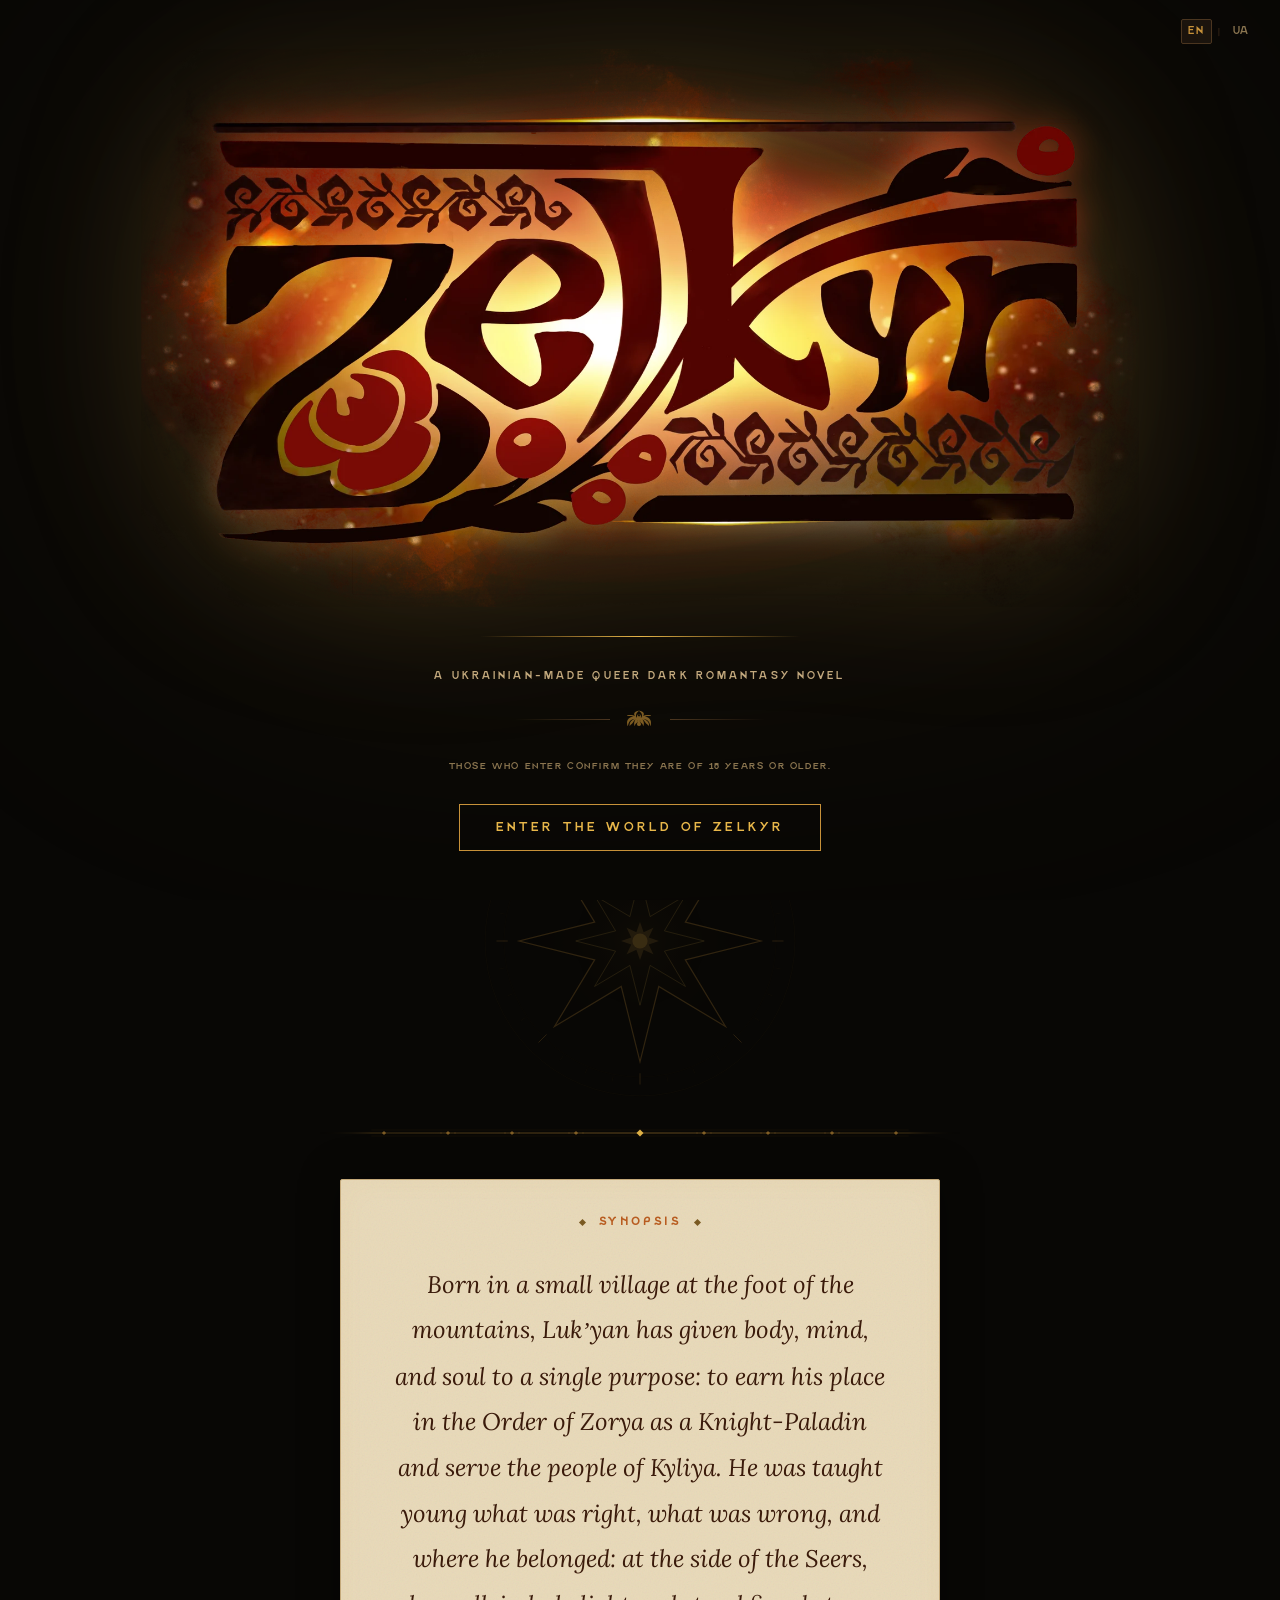
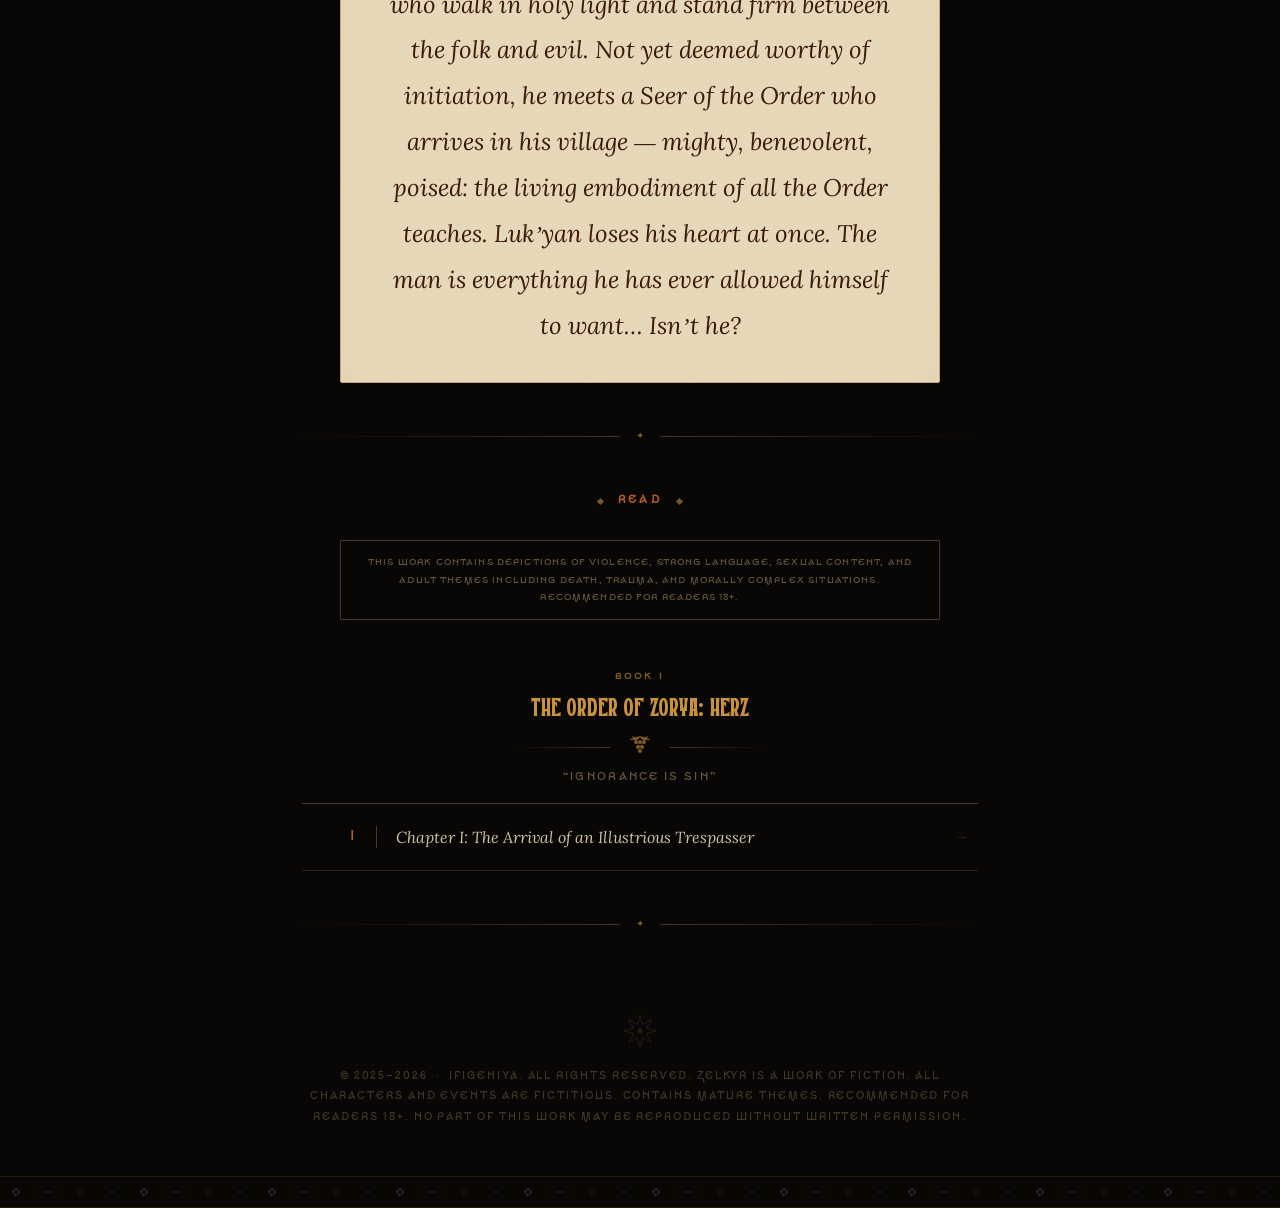
<file: index.html>
<!DOCTYPE html>

<!--
  "Zelkyr" — www.zelkyr.com
  Built by Ifigeniya
  Last updated: 09/02/2026
  All rights reserved
-->

<html lang="en">
<head>
  <meta charset="UTF-8" />
  <meta name="viewport" content="width=device-width, initial-scale=1.0" />
  <meta name="description" content="What appears under the site name in Google search results" />
  <title>Zelkyr</title>
  <link rel="stylesheet" href="style.css" />
  <link rel="icon" type="image/x-icon" href="favicon.ico">
  <link rel="icon" type="image/png" sizes="32x32" href="favicon-32x32.png">
  <link rel="icon" type="image/png" sizes="16x16" href="favicon-16x16.png">
  <link rel="apple-touch-icon" sizes="180x180" href="apple-touch-icon.png">
  <link rel="manifest" href="site.webmanifest">

  <style>
    #mute-btn {
      position: fixed;
      bottom: 1.8rem;
      right: 2rem;
      z-index: 300;
      background: #12100c;
      border: 1px solid #4a3520;
      color: #6b5a3e;
      font-size: 1rem;
      width: 2.4rem;
      height: 2.4rem;
      border-radius: 50%;
      cursor: pointer;
      display: flex;
      align-items: center;
      justify-content: center;
      padding: 0;
      box-shadow: none;
      font-family: 'Segoe UI Symbol', 'Apple Color Emoji', 'Noto Music', sans-serif;
      transition: color 0.2s, border-color 0.2s, box-shadow 0.2s;
    }
    #mute-btn svg { display: block; margin: auto; }
    #mute-btn.playing {
      border-color: #c8923a;
      color: #e8b84a;
      box-shadow: 0 0 14px 3px #e8b84a88, 0 0 28px 6px #c8923a55;
    }
    #mute-btn:hover {
      color: #fff8d0;
      border-color: #e8b84a;
      box-shadow: 0 0 24px 6px #e8b84aaa, 0 0 48px 12px #c8923a66;
    }
  </style>

  <style id="splash-style">
    html.no-splash #splash {
      display: none !important;
    }

    #splash {
      position: fixed;
      inset: 0;
      z-index: 9999;
      background: #080705;
      display: flex;
      flex-direction: column;
      align-items: center;
      justify-content: center;
      gap: 1.8rem;
      padding: 2rem 1rem;
      overflow-y: auto;
      transition: opacity 1.2s ease;
    }

    #splash.hiding {
      opacity: 0;
      pointer-events: none;
    }

    .splash-title {
      text-align: center;
      padding: 0 1.5rem;
    }
    .splash-title img {
      display: block;
      margin: 0 auto;
      width: min(92vw, 1200px);
      max-height: 62vh;
      height: auto;
      object-fit: contain;
      filter: drop-shadow(0 0 80px #e8b84a44) drop-shadow(0 0 160px #c8923a22);
    }

    @media (max-height: 800px) {
      #splash { gap: 1.2rem; padding: 1.2rem 1rem; }
    }

    /* Mobile */
    @media (max-width: 640px) {
      #splash { padding: 2rem 0; }
      .splash-title { padding: 0; width: 100%; }
      .splash-title img {
        width: 100vw;
        max-height: 52vh;
      }
    }

    /* Header title image */
    .site-title img {
      display: block;
      width: min(76vw, 930px);
      max-width: none;
      height: auto;
      position: relative;
      left: 50%;
      transform: translateX(-50%);
    }

    .splash-rule {
      width: clamp(160px, 40vw, 320px);
      height: 1px;
      background: linear-gradient(to right, transparent, #7a5a22, #e8b84a, #7a5a22, transparent);
    }

    #splash-btn {
      font-family: var(--font-ui);
      font-size: 0.75rem;
      letter-spacing: 0.35em;
      text-transform: uppercase;
      color: #e8b84a;
      background: none;
      border: 1px solid #c8923a;
      padding: 0.9rem 2.2rem;
      cursor: pointer;
      transition: color 0.3s, border-color 0.3s, box-shadow 0.3s;
      animation: splashPulse 2.5s ease-in-out infinite;
    }

    #splash-btn:hover {
      color: #e8b84a;
      border-color: #c8923a;
      box-shadow: 0 0 20px #c8923a33;
      animation: none;
    }

    @keyframes splashPulse {
      0%, 100% {
        color: #c8923a;
        border-color: #7a5a22;
        box-shadow: 0 0 6px #c8923a22;
        text-shadow: none;
      }
      50% {
        color: #e8b84a;
        border-color: #c8923a;
        box-shadow: 0 0 24px #e8b84a99, 0 0 48px #c8923a55;
        text-shadow: 0 0 16px #e8b84a99;
      }
    }

    .splash-age {
      font-family: var(--font-ui);
      font-size: 0.55rem;
      letter-spacing: 0.18em;
      text-transform: uppercase;
      color: #8a7550;
      text-align: center;
      padding: 0 1.5rem;
    }


    .splash-lang {
      display: flex;
      align-items: center;
      gap: 0.4rem;
      position: absolute;
      top: 1.2rem;
      right: 1.5rem;
    }
    .splash-lang-btn {
      background: none;
      border: none;
      cursor: pointer;
      font-family: var(--font-ui);
      font-size: 0.6rem;
      letter-spacing: 0.15em;
      text-transform: uppercase;
      color: #8a7550;
      padding: 0.3rem 0.4rem;
      border-radius: 2px;
      transition: color 0.2s;
    }
    .splash-lang-btn.active {
      color: #c8923a;
      border: 1px solid #4a3520;
      background: #1a130d;
    }
    .splash-lang-btn:hover:not(.active) { color: #cfc0a0; }
    .splash-lang-sep { color: #4a3520; font-size: 0.5rem; }

    .splash-subtitle {
      font-family: var(--font-ui);
      font-size: 0.65rem;
      letter-spacing: 0.3em;
      text-transform: uppercase;
      color: #c2aa80;
      text-align: center;
    }


    .splash-subtitle::after {
      content: '*кучерявка*';
      display: block;
      width: 250px;
      margin: 1.5rem auto 0;
      font-family: 'Tsybulka', serif;
      font-size: 1.25rem;
      letter-spacing: 0;
      line-height: 1;
      text-transform: none;
      text-align: center;
      color: #7a5a22;
      background:
        linear-gradient(to right, transparent, #4a3520) 0 50% / 95px 1px no-repeat,
        linear-gradient(to left,  transparent, #4a3520) 100% 50% / 95px 1px no-repeat;
    }
  </style>
  <script>
    try {
      if (sessionStorage.getItem('zelkyr-entered')) {
        document.documentElement.classList.add('no-splash');
      }
    } catch (e) {}
  </script>
  <!-- Google Analytics -->
  <script async src="https://www.googletagmanager.com/gtag/js?id=G-04HKWR5P71"></script>
  <script>
    window.dataLayer = window.dataLayer || [];
    function gtag(){dataLayer.push(arguments);}
    gtag('js', new Date());
    gtag('config', 'G-04HKWR5P71');
  </script>

  <style id="lang-style">
    #lang-toggle {
      display: flex;
      align-items: center;
      gap: 0.3rem;
      position: fixed;
      top: 1rem;
      right: 1.5rem;
      z-index: 400;
    }
    .lang-btn {
      background: none;
      border: none;
      cursor: pointer;
      font-family: var(--font-heading);
      font-size: 0.6rem;
      letter-spacing: 0.15em;
      text-transform: uppercase;
      padding: 0.3rem 0.4rem;
      border-radius: 2px;
      transition: color 0.2s, background 0.2s;
      color: var(--muted);
    }
    .lang-btn.active {
      color: var(--gold);
      background: #1a130d;
      border: 1px solid var(--border2);
    }
    .lang-btn:hover:not(.active) { color: var(--text); }
    .lang-sep { color: var(--border2); font-size: 0.5rem; }
  </style>

  <style id="content-warning-style">
    .content-warning {
      max-width: 600px;
      margin: 0 auto 2rem;
      padding: 0.8rem 1.2rem;
      border: 1px solid var(--border2);
      font-family: var(--font-heading);
      font-size: 0.6rem;
      letter-spacing: 0.12em;
      line-height: 1.8;
      color: var(--muted);
      text-transform: uppercase;
      text-align: center;
    }
  </style>
</head>
<body>

  <!-- Splash screen -->
  <div id="splash" style="display:flex">
    <div class="splash-lang">
      <button class="splash-lang-btn active" onclick="localStorage.setItem('zelkyr-lang','en');window.location.href='index.html'">EN</button>
      <span class="splash-lang-sep">|</span>
      <button class="splash-lang-btn " onclick="localStorage.setItem('zelkyr-lang','ua');window.location.href='index-ua.html'">UA</button>
    </div>
    <div class="splash-title"><img src="images/title.webp" alt="Zelkyr" /></div>
    <div class="splash-rule"></div>
    <div class="splash-subtitle">A Ukrainian-made queer dark romantasy novel</div>
    <div class="splash-age">Those who enter confirm they are of 18 years or older.</div>
    <button id="splash-btn" onclick="enterSite()">Enter the world of Zelkyr</button>
  </div>

  <!-- Main theme audio -->
  <audio id="main-theme" src="audio/main-theme.mp3" preload="auto"></audio>
  <audio id="click-transition" src="audio/click-transition.mp3" preload="auto"></audio>
  <audio id="click-transition2" src="audio/click-transition2.mp3" preload="auto"></audio>
  <button id="mute-btn" title="Play music">&#9834;</button>


  <!-- Language toggle -->
  <div id="lang-toggle">
    <button class="lang-btn" id="btn-en" onclick="switchLang('en')">EN</button>
    <span class="lang-sep">|</span>
    <button class="lang-btn" id="btn-ua" onclick="switchLang('ua')">UA</button>
  </div>

  <!-- Grain overlay -->
  <div class="grain"></div>

  <!-- Side border strips -->
  <canvas id="border-left" class="border-canvas border-side border-left"></canvas>
  <canvas id="border-right" class="border-canvas border-side border-right"></canvas>

  <!-- Top border strip -->
  <canvas id="border-top" class="border-canvas border-top"></canvas>

  <div class="site-wrap">

    <header class="site-header">
      <h1 class="site-title"><img src="images/title.webp" alt="Zelkyr" /></h1>
      <div class="title-rule title-rule--bottom"></div>
      <p class="site-subtitle">&#10022; &nbsp; A Ukrainian-made queer dark romantasy novel &nbsp; &#10022;</p>
    </header>

    <nav class="site-nav">
      <a href="#synopsis" class="nav-link">Synopsis</a>
      <span class="nav-sep" aria-hidden="true">*цибулька*</span>
      <a href="#Read" class="nav-link">Read</a>
      <span class="nav-sep" aria-hidden="true">*цибулька*</span>
      <a href="team.html" class="nav-link">Team</a>
      <span class="nav-sep" aria-hidden="true">*цибулька*</span>
      <div class="nav-dropdown" id="glossaryDropdown">
        <button class="nav-dropdown-btn" onclick="toggleDropdown()">Glossary</button>
        <ul class="nav-dropdown-menu" id="glossaryMenu">
          <li><a href="characters.html">✦ &nbsp;Characters</a></li>
          <li><a href="locations.html">✦ &nbsp;Locations</a></li>
        </ul>
      </div>
    </nav>

    <!-- Decorative star -->
    <div class="star-buffer">
      <canvas id="star-canvas" width="340" height="340"></canvas>
    </div>

    <div class="ornament-bar">
      <canvas id="orn-bar" width="640" height="28"></canvas>
    </div>

    <section class="synopsis" id="synopsis">
      <div class="section-head">
        <span class="section-diamond"></span>
        <span class="section-label">Synopsis</span>
        <span class="section-diamond"></span>
      </div>
      <p>
        Born in a small village at the foot of the mountains, Luk’yan has given body, mind, and soul to a single purpose:
        to earn his place in the Order of Zorya as a Knight-Paladin and serve the people of Kyliya.
        He was taught young what was right, what was wrong, and where he belonged: at the side of the Seers,
        who walk in holy light and stand firm between the folk and evil. Not yet deemed worthy of initiation,
        he meets a Seer of the Order who arrives in his village — mighty, benevolent, poised:
        the living embodiment of all the Order teaches. Luk’yan loses his heart at once.
        The man is everything he has ever allowed himself to want… Isn’t he?
      </p>
    </section>

    <div class="mid-rule">
      <span></span>
      <span class="mid-glyph">✦</span>
      <span></span>
    </div>

 <section id="Read">
      <div class="section-head">
        <span class="section-diamond"></span>
        <span class="section-label">Read</span>
        <span class="section-diamond"></span>
      </div>

      <div class="content-warning">This work contains depictions of violence, strong language, sexual content, and adult themes including death, trauma, and morally complex situations. Recommended for readers 18+.</div>

      <div class="book">
        <div class="book-head">
          <span class="book-num">Book I</span>
          <span class="book-title">The Order of Zorya: Herz</span>
        </div>
        <p class="book-epigraph">Ignorance is sin</p>
        <ul class="chapter-list">
          <li>
            <a href="chapters/chapter-01.html" class="chapter-entry">
              <span class="ch-num">I</span>
              <span class="ch-divider"></span>
              <span class="ch-title">Chapter I: The Arrival of an Illustrious Trespasser</span>
              <span class="ch-arrow">→</span>
            </a>
          </li>
        </ul>
      </div>
    </section>

    <div class="mid-rule">
      <span></span>
      <span class="mid-glyph">✦</span>
      <span></span>
    </div>

    <footer class="site-footer">
      <canvas id="footer-star" width="40" height="40"></canvas>
      <p>&copy; 2025<span id="yr-range"></span> &nbsp;·&nbsp;  Ifigeniya. All rights reserved. Zelkyr is a work of fiction. All characters and events are fictitious. Contains mature themes. Recommended for readers 18+. No part of this work may be reproduced without written permission. </p>
    </footer>

  </div>

  <!-- Mobile glossary overlay (hidden on desktop via CSS) -->
  <div class="glossary-overlay" id="glossaryOverlay" aria-hidden="true">
    <button class="glossary-overlay-close" onclick="document.getElementById('glossaryOverlay').classList.remove('open')">✕</button>
    <div class="glossary-overlay-label">Glossary</div>
    <ul class="glossary-overlay-list">
      <li><a href="characters.html">Characters</a></li>
      <li><a href="locations.html">Locations</a></li>
    </ul>
  </div>

  <!-- Bottom border strip -->
  <canvas id="border-bottom" class="border-canvas border-bottom"></canvas>

  <script>
    function toggleDropdown() {
      if (window.matchMedia('(max-width: 640px)').matches) {
        var o = document.getElementById('glossaryOverlay');
        o.classList.toggle('open');
      } else {
        var menu = document.getElementById('glossaryMenu');
        var btn = document.querySelector('.nav-dropdown-btn');
        menu.classList.toggle('open');
        btn.classList.toggle('active');
      }
    }
    document.addEventListener('click', function(e) {
      var dropdown = document.getElementById('glossaryDropdown');
      if (dropdown && !dropdown.contains(e.target)) {
        document.getElementById('glossaryMenu').classList.remove('open');
        var btn = document.querySelector('.nav-dropdown-btn');
        if (btn) btn.classList.remove('active');
      }
    });
  </script>
  <script src="ornaments.js"></script>
  <script>
      var cur = new Date().getFullYear(); if (cur > 2025) { document.getElementById('yr-range').textContent = '\u2013' + cur; }

      // Synopsis punctuation: Lora italic draws — short and ’ almost straight,
      // so both are wrapped in .punct (set in a classic serif in style.css).
      // A no-break space before each dash keeps it from starting a line.
      document.querySelectorAll('.synopsis p').forEach(function (p) {
        p.innerHTML = p.innerHTML
          .replace(/\s*\u2014/g, '\u00a0<span class="punct">\u2014</span>')
          .replace(/\u2019/g, '<span class="punct">\u2019</span>');
      });
  </script>

  <script>
    (function() {
      var audio = document.getElementById('main-theme');
      var btn = document.getElementById('mute-btn');
      var muted = false;
      var scheduled = false;

      function fadeOut() {
        var fadeDuration = 2000;
        var start = null;
        var startVol = audio.volume;
        function step(ts) {
          if (!start) start = ts;
          var p = (ts - start) / fadeDuration;
          if (p < 1) {
            audio.volume = startVol * (1 - p);
            requestAnimationFrame(step);
          } else {
            audio.volume = 0;
            audio.pause();
          }
        }
        requestAnimationFrame(step);
      }

      function startAudio() {
        audio.volume = 1;
        audio.currentTime = 0;
        audio.play().then(function() {
          audio.addEventListener('timeupdate', function onUpdate() {
            if (!muted && audio.duration && audio.currentTime >= audio.duration - 2) {
              audio.removeEventListener('timeupdate', onUpdate);
              fadeOut();
            }
          });
        }).catch(function(e) {
          console.log('Audio play failed:', e);
        });
      }

      // Called by splash screen button
      window.enterSite = function() {
        if (scheduled) return;
        scheduled = true;
        try { sessionStorage.setItem('zelkyr-entered', '1'); } catch (e) {}
        var splash = document.getElementById('splash');
        splash.classList.add('hiding');
        setTimeout(function() { splash.style.display = 'none'; }, 1200);
        startAudio();
      };

      var MUSIC_ICON = '&#9834;';
      var MUTED_ICON = '<span style="position:relative;display:inline-flex;align-items:center;justify-content:center;width:1.1rem;height:1.1rem;"><span style="font-size:1rem;position:relative;z-index:1;">&#9834;</span><svg style="position:absolute;top:0;left:0;width:100%;height:100%;overflow:visible;" viewBox="0 0 20 20"><line x1="2" y1="18" x2="18" y2="2" stroke="currentColor" stroke-width="2" stroke-linecap="round"/></svg></span>';

      function updateBtn() {
        if (audio.paused) {
          btn.innerHTML = MUSIC_ICON;
          btn.title = 'Play music';
          btn.classList.remove('playing');
        } else if (muted) {
          btn.innerHTML = MUTED_ICON;
          btn.title = 'Unmute';
          btn.classList.add('playing');
        } else {
          btn.innerHTML = MUSIC_ICON;
          btn.title = 'Mute';
          btn.classList.add('playing');
        }
      }

      // Music button 
      btn.addEventListener('click', function(e) {
        e.stopPropagation();
        if (audio.paused) {
          muted = false;
          startAudio();
          setTimeout(updateBtn, 100);
        } else if (muted) {
          audio.volume = 1;
          muted = false;
          updateBtn();
        } else {
          audio.volume = 0;
          muted = true;
          updateBtn();
        }
      });

      // Update btn after audio starts
      var _origPlay = audio.play.bind(audio);
      audio.addEventListener('play', function() { setTimeout(updateBtn, 50); });
      audio.addEventListener('pause', function() { setTimeout(updateBtn, 50); });
    })();
  </script>

  <script>
    (function() {
      var chapterAudio = document.getElementById('click-transition');   // for chapters
      var generalAudio = document.getElementById('click-transition2');  // for all other pages

      document.addEventListener('click', function(e) {
        var link = e.target.closest('a');
        if (!link) return;
        var href = link.getAttribute('href');
        if (!href) return;
        if (href.startsWith('#')) return;
        if (href.startsWith('http') && !href.includes(location.hostname)) return;

        var isChapter = href.includes('chapter-');
        var audio = isChapter ? chapterAudio : generalAudio;

        e.preventDefault();
        var dest = link.href;

        // Stop main theme before playing transition
        var mainTheme = document.getElementById('main-theme');
        if (mainTheme && !mainTheme.paused) {
          mainTheme.pause();
          mainTheme.currentTime = 0;
        }

        audio.currentTime = 0;
        audio.play().then(function() {
          audio.addEventListener('ended', function() {
            window.location.href = dest;
          }, { once: true });
          setTimeout(function() { window.location.href = dest; }, 2000);
        }).catch(function() {
          window.location.href = dest;
        });
      });
    })();
  </script>

  <script>
    (function() {
      var LANG_MAP = {
        'index.html':         'index-ua.html',
        'gemstones.html':     'gemstones-ua.html', 
        'characters.html':    'characters-ua.html',
        'locations.html':     'locations-ua.html',
        'team.html':          'team-ua.html',
        'index-ua.html':      'index.html',
        'gemstones-ua.html':  'gemstones.html',
        'characters-ua.html': 'characters.html',
        'locations-ua.html':  'locations.html',
        'team-ua.html':       'team.html',
      };

      function getCurrentPage() {
        var path = window.location.pathname;
        return path.substring(path.lastIndexOf('/') + 1) || 'index.html';
      }

      function isUAPage() {
        return getCurrentPage().endsWith('-ua.html') ||
               getCurrentPage().includes('-ua/');
      }

      window.switchLang = function(lang) {
        localStorage.setItem('zelkyr-lang', lang);
        var page = getCurrentPage();
        var dest;
        if (page.includes('chapter-')) {
          dest = lang === 'ua'
            ? page.replace(/(-ua)?\.html$/, '-ua.html')
            : page.replace('-ua.html', '.html');
        } else {
          dest = lang === 'ua'
            ? (LANG_MAP[page] && LANG_MAP[page].endsWith('-ua.html') ? LANG_MAP[page] : page.replace('.html', '-ua.html'))
            : (LANG_MAP[page] && !LANG_MAP[page].endsWith('-ua.html') ? LANG_MAP[page] : page.replace('-ua.html', '.html'));
        }
        if (dest && dest !== page) window.location.href = dest;
      };

      // Set active button
      var ua = isUAPage();
      var btnEn = document.getElementById('btn-en');
      var btnUa = document.getElementById('btn-ua');
      if (btnEn) btnEn.classList.toggle('active', !ua);
      if (btnUa) btnUa.classList.toggle('active', ua);

      // Auto-redirect based on saved language
      var saved = localStorage.getItem('zelkyr-lang');
      if (saved && !sessionStorage.getItem('lang-redirected')) {
        var ua = isUAPage();
        if (saved === 'ua' && !ua) {
          sessionStorage.setItem('lang-redirected', '1');
          switchLang('ua');
        } else if (saved === 'en' && ua) {
          sessionStorage.setItem('lang-redirected', '1');
          switchLang('en');
        }
      }
    })();
  </script>
</body>
</html>
</file>
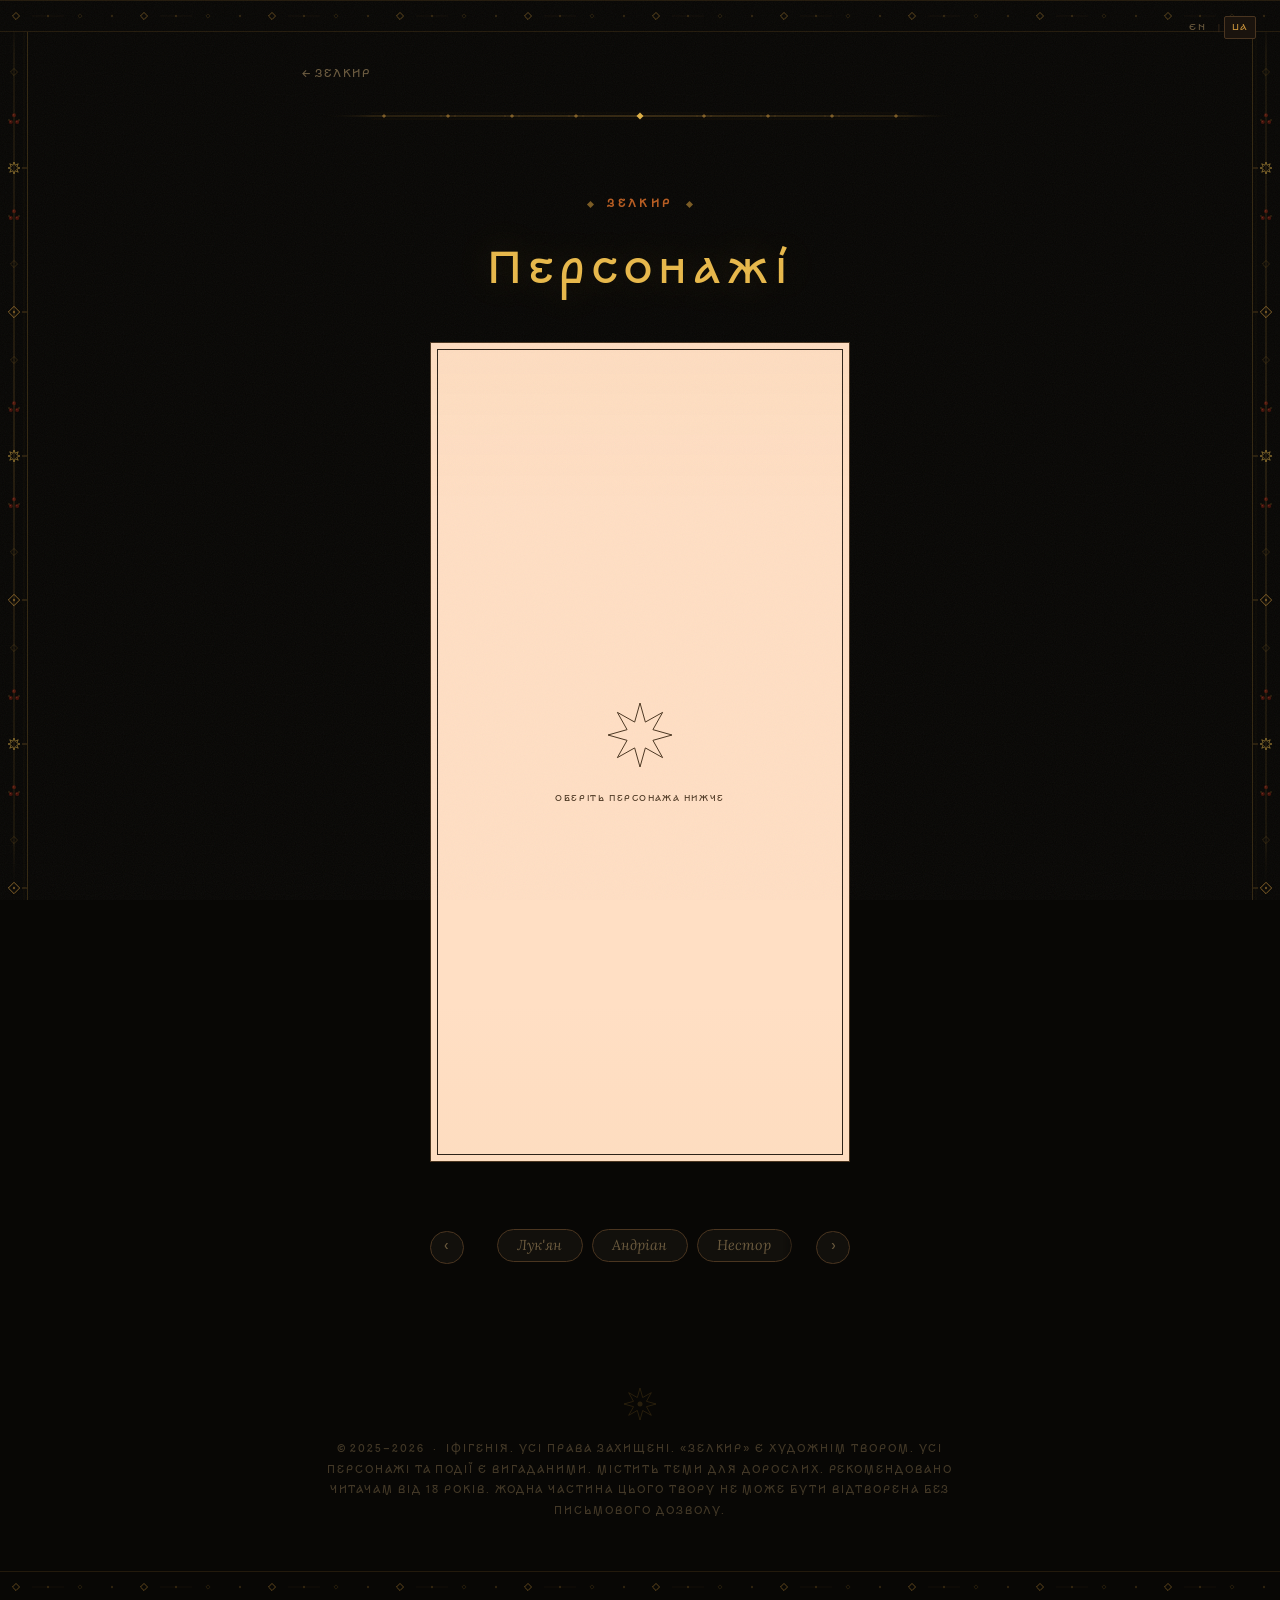
<file: characters-ua.html>
<!DOCTYPE html>
<html lang="uk">
<head>
  <meta charset="UTF-8" />
  <meta name="viewport" content="width=device-width, initial-scale=1.0" />
  <title>Персонажі · Зелкир</title>
  <link rel="stylesheet" href="style.css" />
  <link rel="icon" type="image/x-icon" href="favicon.ico">
  <link rel="icon" type="image/png" sizes="32x32" href="favicon-32x32.png">
  <link rel="icon" type="image/png" sizes="16x16" href="favicon-16x16.png">
  <link rel="apple-touch-icon" sizes="180x180" href="apple-touch-icon.png">
  <link rel="manifest" href="site.webmanifest">
  <style>
    /* ── Page layout ── */
    .characters-page {
      display: flex;
      flex-direction: column;
      gap: 1.2rem;
      padding: 1.5rem 0 4rem;
    }

    /* ── Portrait frame — */
    .portrait-frame {
      position: relative;
      width: 100%;
      max-width: 420px;
      margin: 0 auto;
      line-height: 0;
      border: 1px solid var(--border2);
      background: #0e0b07;
      overflow: hidden;
    }

    .portrait-frame::before {
      content: '';
      position: absolute;
      inset: 0;
      background:
        linear-gradient(to bottom, #c8923a08 0%, transparent 20%),
        linear-gradient(to top, #c8923a08 0%, transparent 20%);
      pointer-events: none;
      z-index: 3;
    }

    .portrait-frame::after {
      content: '';
      position: absolute;
      inset: 6px;
      border: 1px solid var(--border);
      pointer-events: none;
      z-index: 3;
    }

    .portrait-img { transition: opacity 0.5s ease; }

    /* The portrait defines the frame's height */
    .portrait-base {
      position: relative;
      display: block;
      width: 100%;
      max-width: 100%;
      height: auto;
      z-index: 1;
      opacity: 1;
    }

    /* Placeholder when no image */
    .portrait-placeholder {
      position: absolute;
      inset: 0;
      min-height: 260px;
      display: flex;
      flex-direction: column;
      align-items: center;
      justify-content: center;
      gap: 1rem;
      z-index: 1;
    }

    .portrait-placeholder-text {
      font-family: var(--font-heading);
      font-size: 0.55rem;
      letter-spacing: 0.18em;
      text-transform: uppercase;
      color: var(--border2);
      text-align: center;
      padding: 0 2rem;
      line-height: 2;
    }

    /* ── Horizontal pill row ── */
    .char-pill-wrap {
      width: 100%;
      overflow-x: auto;
      -webkit-overflow-scrolling: touch;
      scrollbar-width: none;
      padding-bottom: 4px;
      scroll-snap-type: x proximity;
      -webkit-mask-image: linear-gradient(to right, transparent 0, #000 1.6rem, #000 calc(100% - 1.6rem), transparent 100%);
              mask-image: linear-gradient(to right, transparent 0, #000 1.6rem, #000 calc(100% - 1.6rem), transparent 100%);
    }

    .char-pill-wrap::-webkit-scrollbar { display: none; }

    .char-pill-row {
      display: flex;
      gap: 0.6rem;
      padding: 0.4rem 1.6rem;
      width: max-content;
    }

    .char-btn {
      scroll-snap-align: center;
      background: #12100c;
      border: 1px solid var(--border2);
      cursor: pointer;
      padding: 0.4rem 1.2rem;
      border-radius: 999px;
      font-family: var(--font-body);
      font-style: italic;
      font-size: 0.9rem;
      color: var(--muted);
      white-space: nowrap;
      transition: color 0.2s, border-color 0.2s, background 0.2s;
      flex-shrink: 0;
    }

    .char-btn:hover {
      color: var(--text);
      border-color: var(--gold-dim);
      background: #1a130d;
    }

    .char-btn.active {
      color: var(--gold);
      border-color: var(--gold);
      background: #1e1508;
    }

    /* ── Pill row arrows ── */
    .char-pill-nav {
      display: flex;
      align-items: center;
      gap: 0.5rem;
      width: 100%;
      max-width: 420px;
      margin: 0 auto;
    }
    .char-arrow {
      flex-shrink: 0;
      background: #12100c;
      border: 1px solid var(--border2);
      color: var(--muted);
      width: 2.1rem;
      height: 2.1rem;
      border-radius: 50%;
      cursor: pointer;
      display: flex;
      align-items: center;
      justify-content: center;
      font-family: var(--font-heading);
      font-size: 0.8rem;
      line-height: 1;
      transition: color 0.2s, border-color 0.2s, background 0.2s;
      user-select: none;
    }
    .char-arrow:hover {
      color: var(--gold);
      border-color: var(--gold-dim);
      background: #1a130d;
    }
    .char-arrow:active { background: #1e1508; }

    /* ── Art selection. */
    .portrait-stage {
      --rail-w: 2.2rem;
      display: grid;
      grid-template-columns: minmax(var(--rail-w), 1fr) minmax(0, 420px) minmax(var(--rail-w), 1fr);
      align-items: start;
      width: 100%;
    }
    .portrait-stage > .portrait-frame { grid-column: 2; }

    .art-rail {
      grid-column: 3;
      justify-self: start;
      margin-left: 0.5rem;
      display: flex;
      flex-direction: column;
      align-items: center;
    }
    .art-rail[hidden] { display: none; }

    /* a smaller .char-arrow */
    .art-arrow {
      position: relative;
      width: 1.6rem;
      height: 1.6rem;
      font-size: 0.7rem;
      transform: rotate(90deg);
    }
    /* invisible padding, so the small circle is still easy to hit with a finger */
    .art-arrow::after {
      content: '';
      position: absolute;
      inset: -0.5rem;
    }

    /* line through one diamond per picture */
    .art-dots {
      display: flex;
      flex-direction: column;
      align-items: center;
      gap: 0.6rem;
      padding: 0.6rem 0;
      background: linear-gradient(var(--border2), var(--border2)) center / 1px 100% no-repeat;
    }
    .art-dot { transition: background 0.2s, box-shadow 0.2s; }
    .art-dot.active {
      width: 7px;
      height: 7px;
      background: var(--gold);
      box-shadow: 0 0 6px #c8923a66;
    }

    /* ── Info panel ── */
    .char-info {
      width: 100%;
      max-width: 420px;
      margin: 0 auto;
      opacity: 0;
      transform: translateY(6px);
      transition: opacity 0.4s ease, transform 0.4s ease;
      border-top: 1px solid var(--border2);
      padding-top: 1rem;
      text-align: center;
    }

    .char-info.visible {
      opacity: 1;
      transform: translateY(0);
    }

    .char-info-name {
      font-family: var(--font-display);
      font-size: 1.4rem;
      color: var(--gold2);
      letter-spacing: 0.08em;
      margin-bottom: 0.3rem;
      text-shadow: 0 0 30px #e8b84a22;
    }

    .char-info-role {
      font-family: var(--font-body);
      font-style: italic;
      font-size: 1rem;
      color: var(--muted);
      line-height: 1.6;
    }

    @media (max-width: 640px) {
      .portrait-frame { max-width: 280px; }
    }
  </style>
  <!-- Google Analytics -->
  <script async src="https://www.googletagmanager.com/gtag/js?id=G-04HKWR5P71"></script>
  <script>
    window.dataLayer = window.dataLayer || [];
    function gtag(){dataLayer.push(arguments);}
    gtag('js', new Date());
    gtag('config', 'G-04HKWR5P71');
  </script>

  <style id="lang-style">
    #lang-toggle {
      display: flex;
      align-items: center;
      gap: 0.3rem;
      position: fixed;
      top: 1rem;
      right: 1.5rem;
      z-index: 400;
    }
    .lang-btn {
      background: none;
      border: none;
      cursor: pointer;
      font-family: var(--font-heading);
      font-size: 0.6rem;
      letter-spacing: 0.15em;
      text-transform: uppercase;
      padding: 0.3rem 0.4rem;
      border-radius: 2px;
      transition: color 0.2s, background 0.2s;
      color: var(--muted);
    }
    .lang-btn.active {
      color: var(--gold);
      background: #1a130d;
      border: 1px solid var(--border2);
    }
    .lang-btn:hover:not(.active) { color: var(--text); }
    .lang-sep { color: var(--border2); font-size: 0.5rem; }
  </style>
</head>
<body class="section-page">


  <!-- Language toggle -->
  <div id="lang-toggle">
    <button class="lang-btn" id="btn-en" onclick="switchLang('en')">EN</button>
    <span class="lang-sep">|</span>
    <button class="lang-btn" id="btn-ua" onclick="switchLang('ua')">UA</button>
  </div>

  <div class="grain"></div>
  <canvas id="border-left" class="border-canvas border-side border-left"></canvas>
  <canvas id="border-right" class="border-canvas border-side border-right"></canvas>
  <canvas id="border-top" class="border-canvas border-top"></canvas>

  <div class="site-wrap">

    <div class="chapter-back" style="padding: 2rem 0 0;">
      <a href="index-ua.html">← Зелкир</a>
    </div>

    <div class="ornament-bar" style="margin-top:1rem;">
      <canvas id="orn-bar" width="640" height="28"></canvas>
    </div>

    <header class="chapter-header">
      <div class="section-head">
        <span class="section-diamond"></span>
        <span class="section-label">Зелкир</span>
        <span class="section-diamond"></span>
      </div>
      <h1 class="chapter-title-large">Персонажі</h1>
    </header>

    <div class="characters-page">

      <!-- Frame and art rail -->
      <div class="portrait-stage">
        <!-- Portrait frame -->
        <div class="portrait-frame" id="portraitFrame">
          <img class="portrait-img portrait-base"
               src="images/portrait-default.png"
               alt="Character"
               onerror="this.style.display='none'" />
          <div class="portrait-placeholder" id="portraitPlaceholder">
            <canvas id="cPortraitStar" width="80" height="80"></canvas>
            <div class="portrait-placeholder-text">
              Оберіть персонажа нижче
            </div>
          </div>
        </div>

        <div class="art-rail" id="artRail" role="group" hidden>
          <button class="char-arrow art-arrow" id="artPrev" aria-label="Попереднє зображення">&#8249;</button>
          <div class="art-dots" id="artDots"></div>
          <button class="char-arrow art-arrow" id="artNext" aria-label="Наступне зображення">&#8250;</button>
        </div>
      </div>

      <!-- Character info panel -->
      <div class="char-info" id="charInfo">
        <div class="char-info-name" id="charName"></div>
        <div class="char-info-role" id="charRole"></div>
      </div>

      <!-- Horizontal pill row with arrows -->
      <div class="char-pill-nav">
        <button class="char-arrow" id="charPrev" aria-label="Попередній">&#8249;</button>
        <div class="char-pill-wrap">
          <div class="char-pill-row" id="charPillRow">
            <!-- Pills generated by JS -->
          </div>
        </div>
        <button class="char-arrow" id="charNext" aria-label="Наступний">&#8250;</button>
      </div>

    </div>

    <footer class="site-footer">
      <canvas id="footer-star" width="40" height="40"></canvas>
      <p>&copy; 2025<span id="yr-range"></span> &nbsp;·&nbsp; Іфігенія. Усі права захищені. «Зелкир» є художнім твором. Усі персонажі та події є вигаданими. Містить теми для дорослих. Рекомендовано читачам від 18 років. Жодна частина цього твору не може бути відтворена без письмового дозволу.</p>
    </footer>

  </div>

  <canvas id="border-bottom" class="border-canvas border-bottom"></canvas>

  <script src="ornaments.js"></script>
  <script>
    var cur = new Date().getFullYear(); if (cur > 2025) { document.getElementById('yr-range').textContent = '\u2013' + cur; }

    const CHARACTERS = [
      {
        key:  'lukyan',
        name: 'Лук\'ян',
        role: '???',
      },
      {
        key:  'andrian',
        name: 'Андріан',
        role: '???',
      },
      {
        key:  'nestor',
        name: 'Нестор',
        role: '???',
        arts: ['portrait-nestor.png', 'portrait-nestor-2.png', 'portrait-nestor-3.png', 'portrait-nestor-4.png'],
      },
    ];

    // ── Build pill buttons ──
    const pillRow = document.getElementById('charPillRow');
    CHARACTERS.forEach(char => {
      const btn = document.createElement('button');
      btn.className = 'char-btn';
      btn.dataset.key = char.key;
      btn.textContent = char.name;
      btn.addEventListener('click', () => selectChar(char.key));
      pillRow.appendChild(btn);
    });

    // ── Draw placeholder star ──
    function drawPlaceholderStar() {
      const canvas = document.getElementById('cPortraitStar');
      if (!canvas) return;
      const DPR = window.devicePixelRatio || 1;
      const S = 80;
      canvas.width = S*DPR; canvas.height = S*DPR;
      canvas.style.width = S+'px'; canvas.style.height = S+'px';
      const ctx = canvas.getContext('2d');
      ctx.scale(DPR, DPR);
      const cx = S/2, cy = S/2;
      ctx.beginPath();
      for (let i = 0; i < 16; i++) {
        const a = (i * Math.PI) / 8 - Math.PI/2;
        const r = i%2===0 ? 32 : 14;
        const x = cx + Math.cos(a)*r, y = cy + Math.sin(a)*r;
        i===0 ? ctx.moveTo(x,y) : ctx.lineTo(x,y);
      }
      ctx.closePath();
      ctx.strokeStyle = '#4a3520';
      ctx.lineWidth = 1;
      ctx.stroke();
    }

    // ── Select character ──
    let activeChar = null;
    let artIndex = 0;
    const DEFAULT_IMG = 'images/portrait-default.png';

    function selectChar(key) {
      document.querySelectorAll('.char-btn').forEach(b => b.classList.remove('active'));

      const base = document.querySelector('.portrait-base');
      const placeholder = document.getElementById('portraitPlaceholder');

      if (activeChar === key) {
        // Toggle off — back to the default portrait
        activeChar = null;
        document.getElementById('charInfo').classList.remove('visible');
        if (base) { base.style.display = ''; base.src = DEFAULT_IMG; }
        placeholder.style.display = '';
        updateRail(0);
        return;
      }

      activeChar = key;

      const btn = document.querySelector('[data-key="' + key + '"]');
      if (btn) btn.classList.add('active');
      centerPill(key);

      artIndex = 0;
      showArt();

      const char = CHARACTERS.find(c => c.key === key);
      if (char) {
        document.getElementById('charName').textContent = char.name;
        document.getElementById('charRole').textContent = char.role;
        document.getElementById('charInfo').classList.add('visible');
      }
    }

    // ── Several pictures per character ──
    function artsFor(key) {
      const char = CHARACTERS.find(c => c.key === key);
      return (char && char.arts) || ['portrait-' + key + '.png'];
    }

    function showArt() {
      const base = document.querySelector('.portrait-base');
      const placeholder = document.getElementById('portraitPlaceholder');
      const arts = artsFor(activeChar);

      /* The chosen portrait becomes the base image, so the frame takes its
         shape and the art fills it with no empty stuff. */
      if (base) {
        base.onerror = function () {
          this.style.display = 'none';
          placeholder.style.display = '';
        };
        base.onload = function () {
          this.style.display = '';
          placeholder.style.display = 'none';
        };
        base.src = 'images/' + arts[artIndex];
      }

      // Load the next picture in the background
      if (arts.length > 1) new Image().src = 'images/' + arts[(artIndex + 1) % arts.length];

      updateRail(arts.length);
    }

    /* The rail shows only when there's more than one picture: one diamond
       per picture, the current one lit. */
    function updateRail(count) {
      const rail = document.getElementById('artRail');
      const dots = document.getElementById('artDots');
      rail.hidden = count < 2;
      if (count > 1) rail.setAttribute('aria-label', (artIndex + 1) + ' / ' + count);
      dots.textContent = '';
      for (let i = 0; i < count; i++) {
        const d = document.createElement('span');
        d.className = 'section-diamond art-dot' + (i === artIndex ? ' active' : '');
        dots.appendChild(d);
      }
    }

    // Up = previous picture, down = next;
    function stepArt(dir) {
      const count = artsFor(activeChar).length;
      artIndex = (artIndex + dir + count) % count;
      showArt();
    }

    function stepChar(dir) {
      var idx = CHARACTERS.findIndex(function(c){ return c.key === activeChar; });
      if (idx === -1) {
        idx = dir > 0 ? 0 : CHARACTERS.length - 1;
      } else {
        idx = (idx + dir + CHARACTERS.length) % CHARACTERS.length;
      }
      var key = CHARACTERS[idx].key;
      if (activeChar === key) return;
      selectChar(key);
    }

    /* Centre the active pill in the row. Scrolls only the pill row itself —
       scrollIntoView can also move the page, and Safari ignores inline:'center'. */
    function centerPill(key) {
      var btn  = document.querySelector('[data-key="' + key + '"]');
      var wrap = btn && btn.closest('.char-pill-wrap');
      if (!wrap) return;
      var b = btn.getBoundingClientRect(), w = wrap.getBoundingClientRect();
      var target = wrap.scrollLeft + (b.left - w.left) - (w.width - b.width) / 2;
      wrap.scrollTo({ left: target, behavior: 'smooth' });
    }

    (function () {
      var prev = document.getElementById('charPrev');
      var next = document.getElementById('charNext');
      if (CHARACTERS.length < 2) {
        if (prev) prev.style.display = 'none';
        if (next) next.style.display = 'none';
      } else {
        if (prev) prev.addEventListener('click', function(){ stepChar(-1); });
        if (next) next.addEventListener('click', function(){ stepChar(1); });
      }
    })();

    document.getElementById('artPrev').addEventListener('click', function(){ stepArt(-1); });
    document.getElementById('artNext').addEventListener('click', function(){ stepArt(1); });

    drawPlaceholderStar();
  </script>


  <script>
    (function() {
      var LANG_MAP = {
        'index.html':         'index-ua.html',
        'gemstones.html':     'gemstones-ua.html',
        'characters.html':    'characters-ua.html',
        'team.html':          'team-ua.html',
        'index-ua.html':      'index.html',
        'gemstones-ua.html':  'gemstones.html',
        'characters-ua.html': 'characters.html',
        'team-ua.html':       'team.html',
      };

      function getCurrentPage() {
        var path = window.location.pathname;
        return path.substring(path.lastIndexOf('/') + 1) || 'index.html';
      }

      function isUAPage() {
        return getCurrentPage().endsWith('-ua.html') ||
               getCurrentPage().includes('-ua/');
      }

      window.switchLang = function(lang) {
        localStorage.setItem('zelkyr-lang', lang);
        var page = getCurrentPage();
        var dest;
        if (page.includes('chapter-')) {
          dest = lang === 'ua'
            ? page.replace(/(-ua)?\.html$/, '-ua.html')
            : page.replace('-ua.html', '.html');
        } else {
          dest = lang === 'ua'
            ? (LANG_MAP[page] && LANG_MAP[page].endsWith('-ua.html') ? LANG_MAP[page] : page.replace('.html', '-ua.html'))
            : (LANG_MAP[page] && !LANG_MAP[page].endsWith('-ua.html') ? LANG_MAP[page] : page.replace('-ua.html', '.html'));
        }
        if (dest && dest !== page) window.location.href = dest;
      };

      // Set active button
      var ua = isUAPage();
      var btnEn = document.getElementById('btn-en');
      var btnUa = document.getElementById('btn-ua');
      if (btnEn) btnEn.classList.toggle('active', !ua);
      if (btnUa) btnUa.classList.toggle('active', ua);

      // Auto-redirect based on saved language 
      var saved = localStorage.getItem('zelkyr-lang');
      if (saved && !sessionStorage.getItem('lang-redirected')) {
        var ua = isUAPage();
        if (saved === 'ua' && !ua) {
          sessionStorage.setItem('lang-redirected', '1');
          switchLang('ua');
        } else if (saved === 'en' && ua) {
          sessionStorage.setItem('lang-redirected', '1');
          switchLang('en');
        }
      }
    })();
  </script>
</body>
</html>
</file>
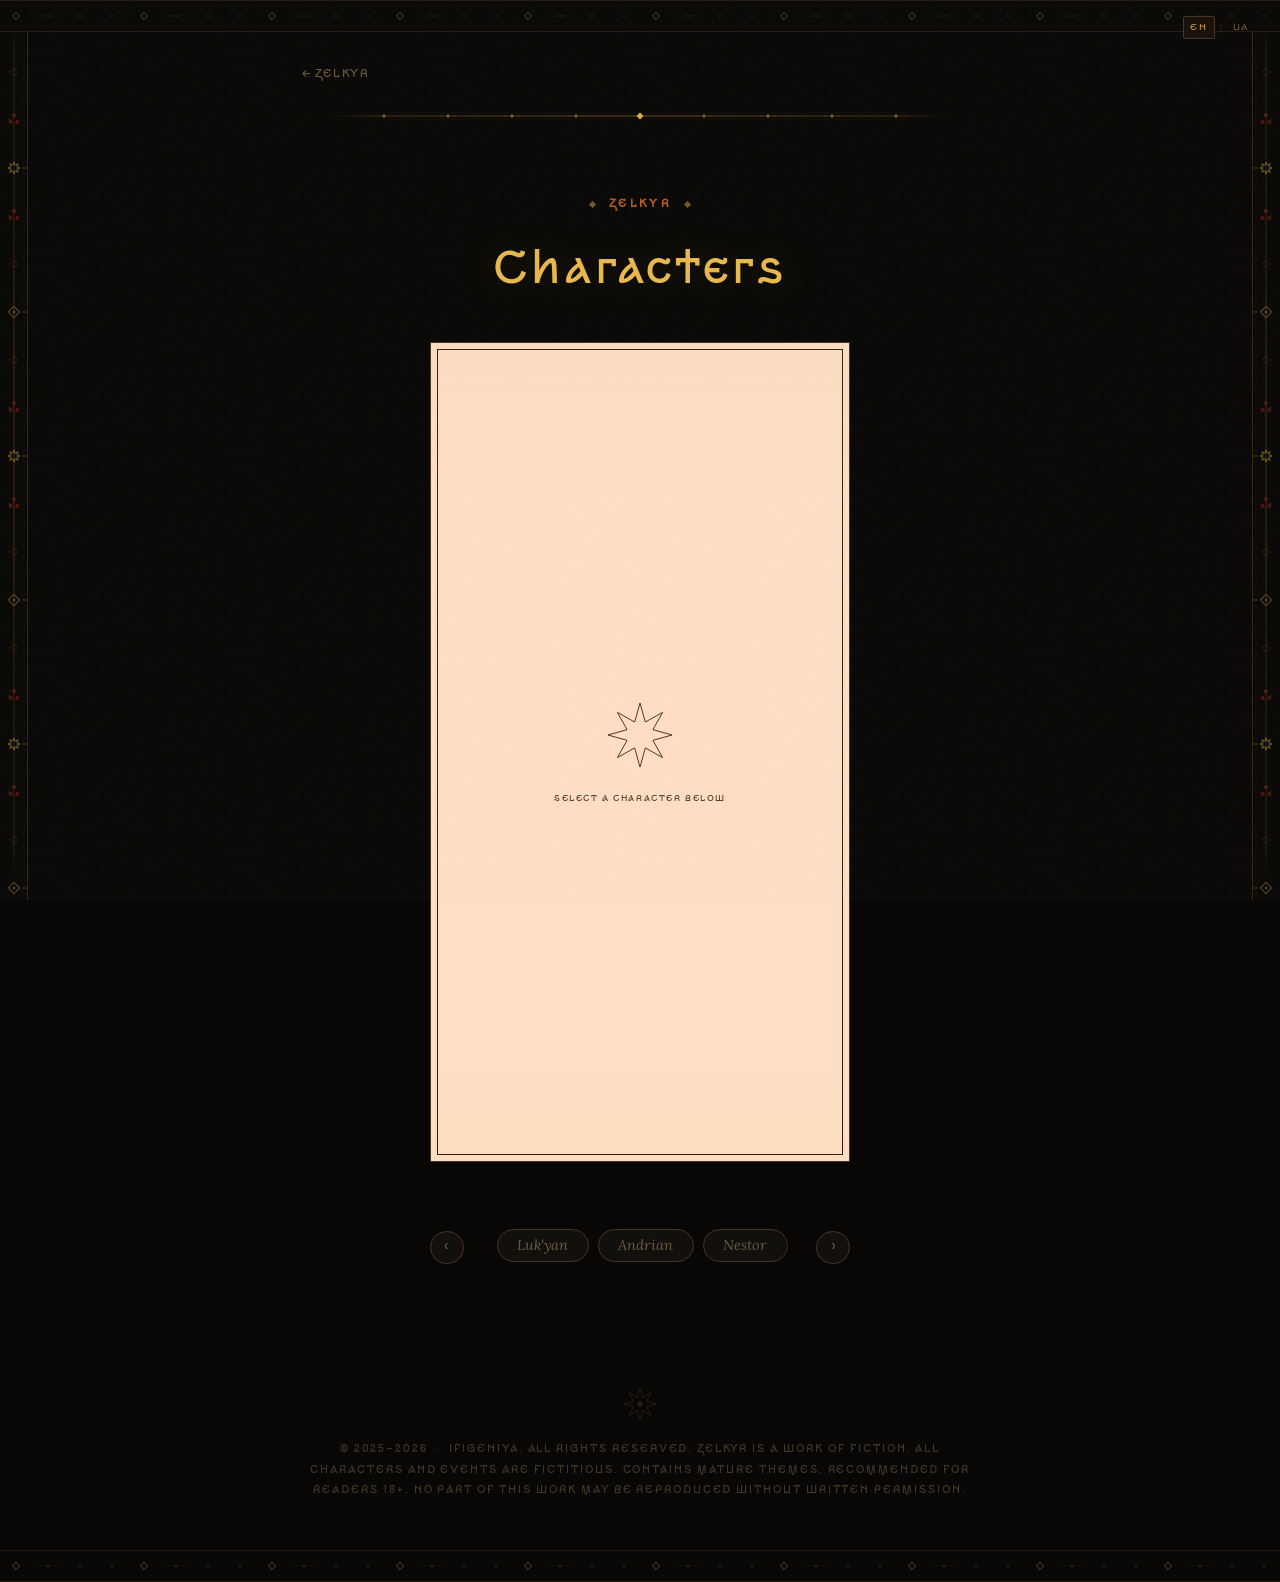
<file: characters.html>
<!DOCTYPE html>
<html lang="en">
<head>
  <meta charset="UTF-8" />
  <meta name="viewport" content="width=device-width, initial-scale=1.0" />
  <title>Characters · Zelkyr</title>
  <link rel="stylesheet" href="style.css" />
  <link rel="icon" type="image/x-icon" href="favicon.ico">
  <link rel="icon" type="image/png" sizes="32x32" href="favicon-32x32.png">
  <link rel="icon" type="image/png" sizes="16x16" href="favicon-16x16.png">
  <link rel="apple-touch-icon" sizes="180x180" href="apple-touch-icon.png">
  <link rel="manifest" href="site.webmanifest">
  <style>
    /* ── Page layout ── */
    .characters-page {
      display: flex;
      flex-direction: column;
      gap: 1.2rem;
      padding: 1.5rem 0 4rem;
    }

    /* ── Portrait frame ── */
    .portrait-frame {
      position: relative;
      width: 100%;
      max-width: 420px;
      margin: 0 auto;
      line-height: 0;
      border: 1px solid var(--border2);
      background: #0e0b07;
      overflow: hidden;
    }

    .portrait-frame::before {
      content: '';
      position: absolute;
      inset: 0;
      background:
        linear-gradient(to bottom, #c8923a08 0%, transparent 20%),
        linear-gradient(to top, #c8923a08 0%, transparent 20%);
      pointer-events: none;
      z-index: 3;
    }

    .portrait-frame::after {
      content: '';
      position: absolute;
      inset: 6px;
      border: 1px solid var(--border);
      pointer-events: none;
      z-index: 3;
    }

    .portrait-img { transition: opacity 0.5s ease; }

    /* The portrait defines the frame's height */
    .portrait-base {
      position: relative;
      display: block;
      width: 100%;
      max-width: 100%;
      height: auto;
      z-index: 1;
      opacity: 1;
    }

    /* Placeholder when no image */
    .portrait-placeholder {
      position: absolute;
      inset: 0;
      min-height: 260px;
      display: flex;
      flex-direction: column;
      align-items: center;
      justify-content: center;
      gap: 1rem;
      z-index: 1;
    }

    .portrait-placeholder-text {
      font-family: var(--font-heading);
      font-size: 0.55rem;
      letter-spacing: 0.18em;
      text-transform: uppercase;
      color: var(--border2);
      text-align: center;
      padding: 0 2rem;
      line-height: 2;
    }

    /* ── Horizontal pill row ── */
    .char-pill-wrap {
      width: 100%;
      overflow-x: auto;
      -webkit-overflow-scrolling: touch;
      scrollbar-width: none;
      padding-bottom: 4px;
      scroll-snap-type: x proximity;
      -webkit-mask-image: linear-gradient(to right, transparent 0, #000 1.6rem, #000 calc(100% - 1.6rem), transparent 100%);
              mask-image: linear-gradient(to right, transparent 0, #000 1.6rem, #000 calc(100% - 1.6rem), transparent 100%);
    }

    .char-pill-wrap::-webkit-scrollbar { display: none; }

    .char-pill-row {
      display: flex;
      gap: 0.6rem;
      padding: 0.4rem 1.6rem;
      width: max-content;
    }

    .char-btn {
      scroll-snap-align: center;
      background: #12100c;
      border: 1px solid var(--border2);
      cursor: pointer;
      padding: 0.4rem 1.2rem;
      border-radius: 999px;
      font-family: var(--font-body);
      font-style: italic;
      font-size: 0.9rem;
      color: var(--muted);
      white-space: nowrap;
      transition: color 0.2s, border-color 0.2s, background 0.2s;
      flex-shrink: 0;
    }

    .char-btn:hover {
      color: var(--text);
      border-color: var(--gold-dim);
      background: #1a130d;
    }

    .char-btn.active {
      color: var(--gold);
      border-color: var(--gold);
      background: #1e1508;
    }

    /* ── Pill row with arrows ── */
    .char-pill-nav {
      display: flex;
      align-items: center;
      gap: 0.5rem;
      width: 100%;
      max-width: 420px;
      margin: 0 auto;
    }

    .char-arrow {
      flex-shrink: 0;
      background: #12100c;
      border: 1px solid var(--border2);
      color: var(--muted);
      width: 2.1rem;
      height: 2.1rem;
      border-radius: 50%;
      cursor: pointer;
      display: flex;
      align-items: center;
      justify-content: center;
      font-family: var(--font-heading);
      font-size: 0.8rem;
      line-height: 1;
      transition: color 0.2s, border-color 0.2s, background 0.2s;
      user-select: none;
    }
    .char-arrow:hover {
      color: var(--gold);
      border-color: var(--gold-dim);
      background: #1a130d;
    }
    .char-arrow:active { background: #1e1508; }

    /* ── Art selection: */
    .portrait-stage {
      --rail-w: 2.2rem;
      display: grid;
      grid-template-columns: minmax(var(--rail-w), 1fr) minmax(0, 420px) minmax(var(--rail-w), 1fr);
      align-items: start;
      width: 100%;
    }
    .portrait-stage > .portrait-frame { grid-column: 2; }

    .art-rail {
      grid-column: 3;
      justify-self: start;
      margin-left: 0.5rem;
      display: flex;
      flex-direction: column;
      align-items: center;
    }
    .art-rail[hidden] { display: none; }

    /* a smaller .char-arrow */
    .art-arrow {
      position: relative;
      width: 1.6rem;
      height: 1.6rem;
      font-size: 0.7rem;
      transform: rotate(90deg);
    }
    /* invisible padding */
    .art-arrow::after {
      content: '';
      position: absolute;
      inset: -0.5rem;
    }

    /* line threaded through one diamond  */
    .art-dots {
      display: flex;
      flex-direction: column;
      align-items: center;
      gap: 0.6rem;
      padding: 0.6rem 0;
      background: linear-gradient(var(--border2), var(--border2)) center / 1px 100% no-repeat;
    }
    .art-dot { transition: background 0.2s, box-shadow 0.2s; }
    .art-dot.active {
      width: 7px;
      height: 7px;
      background: var(--gold);
      box-shadow: 0 0 6px #c8923a66;
    }


    /* ── Info panel ── */
    .char-info {
      width: 100%;
      max-width: 420px;
      margin: 0 auto;
      opacity: 0;
      transform: translateY(6px);
      transition: opacity 0.4s ease, transform 0.4s ease;
      border-top: 1px solid var(--border2);
      padding-top: 1rem;
      text-align: center;
    }

    .char-info.visible {
      opacity: 1;
      transform: translateY(0);
    }

    .char-info-name {
      font-family: var(--font-display);
      font-size: 1.4rem;
      color: var(--gold2);
      letter-spacing: 0.08em;
      margin-bottom: 0.3rem;
      text-shadow: 0 0 30px #e8b84a22;
    }

    .char-info-role {
      font-family: var(--font-body);
      font-style: italic;
      font-size: 1rem;
      color: var(--muted);
      line-height: 1.6;
    }

    @media (max-width: 640px) {
      .portrait-frame { max-width: 280px; }
    }
  </style>
  <!-- Google Analytics -->
  <script async src="https://www.googletagmanager.com/gtag/js?id=G-04HKWR5P71"></script>
  <script>
    window.dataLayer = window.dataLayer || [];
    function gtag(){dataLayer.push(arguments);}
    gtag('js', new Date());
    gtag('config', 'G-04HKWR5P71');
  </script>

  <style id="lang-style">
    #lang-toggle {
      display: flex;
      align-items: center;
      gap: 0.3rem;
      position: fixed;
      top: 1rem;
      right: 1.5rem;
      z-index: 400;
    }
    .lang-btn {
      background: none;
      border: none;
      cursor: pointer;
      font-family: var(--font-heading);
      font-size: 0.6rem;
      letter-spacing: 0.15em;
      text-transform: uppercase;
      padding: 0.3rem 0.4rem;
      border-radius: 2px;
      transition: color 0.2s, background 0.2s;
      color: var(--muted);
    }
    .lang-btn.active {
      color: var(--gold);
      background: #1a130d;
      border: 1px solid var(--border2);
    }
    .lang-btn:hover:not(.active) { color: var(--text); }
    .lang-sep { color: var(--border2); font-size: 0.5rem; }
  </style>
</head>
<body class="section-page">


  <!-- Language toggle -->
  <div id="lang-toggle">
    <button class="lang-btn" id="btn-en" onclick="switchLang('en')">EN</button>
    <span class="lang-sep">|</span>
    <button class="lang-btn" id="btn-ua" onclick="switchLang('ua')">UA</button>
  </div>

  <div class="grain"></div>
  <canvas id="border-left" class="border-canvas border-side border-left"></canvas>
  <canvas id="border-right" class="border-canvas border-side border-right"></canvas>
  <canvas id="border-top" class="border-canvas border-top"></canvas>

  <div class="site-wrap">

    <div class="chapter-back" style="padding: 2rem 0 0;">
      <a href="index.html">← Zelkyr</a>
    </div>

    <div class="ornament-bar" style="margin-top:1rem;">
      <canvas id="orn-bar" width="640" height="28"></canvas>
    </div>

    <header class="chapter-header">
      <div class="section-head">
        <span class="section-diamond"></span>
        <span class="section-label">Zelkyr</span>
        <span class="section-diamond"></span>
      </div>
      <h1 class="chapter-title-large">Characters</h1>
    </header>

    <div class="characters-page">

      <!-- Frame and art rail -->
      <div class="portrait-stage">
        <!-- Portrait frame -->
        <div class="portrait-frame" id="portraitFrame">
          <img class="portrait-img portrait-base"
               src="images/portrait-default.png"
               alt="Character"
               onerror="this.style.display='none'" />
          <div class="portrait-placeholder" id="portraitPlaceholder">
            <canvas id="cPortraitStar" width="80" height="80"></canvas>
            <div class="portrait-placeholder-text">
              Select a character below
            </div>
          </div>
        </div>

        <div class="art-rail" id="artRail" role="group" hidden>
          <button class="char-arrow art-arrow" id="artPrev" aria-label="Previous picture">&#8249;</button>
          <div class="art-dots" id="artDots"></div>
          <button class="char-arrow art-arrow" id="artNext" aria-label="Next picture">&#8250;</button>
        </div>
      </div>

      <!-- Character info panel -->
      <div class="char-info" id="charInfo">
        <div class="char-info-name" id="charName"></div>
        <div class="char-info-role" id="charRole"></div>
      </div>

      <!-- Horizontal pill row with arrows -->
      <div class="char-pill-nav">
        <button class="char-arrow" id="charPrev" aria-label="Previous">&#8249;</button>
        <div class="char-pill-wrap">
          <div class="char-pill-row" id="charPillRow">
            <!-- Pills generated by JS -->
          </div>
        </div>
        <button class="char-arrow" id="charNext" aria-label="Next">&#8250;</button>
      </div>

    </div>

    <footer class="site-footer">
      <canvas id="footer-star" width="40" height="40"></canvas>
      <p>&copy; 2025<span id="yr-range"></span> &nbsp;·&nbsp; Ifigeniya. All rights reserved. Zelkyr is a work of fiction. All characters and events are fictitious. Contains mature themes. Recommended for readers 18+. No part of this work may be reproduced without written permission. </p>
    </footer>

  </div>

  <canvas id="border-bottom" class="border-canvas border-bottom"></canvas>

  <script src="ornaments.js"></script>
  <script>
    var cur = new Date().getFullYear(); if (cur > 2025) { document.getElementById('yr-range').textContent = '\u2013' + cur; }


    const CHARACTERS = [
      {
        key:  'lukyan',
        name: 'Luk\'yan',
        role: '???',
      },
      {
        key:  'andrian',
        name: 'Andrian',
        role: '???',
      },
      {
        key:  'nestor',
        name: 'Nestor',
        role: '???',
        arts: ['portrait-nestor.png', 'portrait-nestor-2.png', 'portrait-nestor-3.png', 'portrait-nestor-4.png'],
      },
    ];

    // ── Build pill buttons ──
    const pillRow = document.getElementById('charPillRow');
    CHARACTERS.forEach(char => {
      const btn = document.createElement('button');
      btn.className = 'char-btn';
      btn.dataset.key = char.key;
      btn.textContent = char.name;
      btn.addEventListener('click', () => selectChar(char.key));
      pillRow.appendChild(btn);
    });

    // ── Draw placeholder star ──
    function drawPlaceholderStar() {
      const canvas = document.getElementById('cPortraitStar');
      if (!canvas) return;
      const DPR = window.devicePixelRatio || 1;
      const S = 80;
      canvas.width = S*DPR; canvas.height = S*DPR;
      canvas.style.width = S+'px'; canvas.style.height = S+'px';
      const ctx = canvas.getContext('2d');
      ctx.scale(DPR, DPR);
      const cx = S/2, cy = S/2;
      ctx.beginPath();
      for (let i = 0; i < 16; i++) {
        const a = (i * Math.PI) / 8 - Math.PI/2;
        const r = i%2===0 ? 32 : 14;
        const x = cx + Math.cos(a)*r, y = cy + Math.sin(a)*r;
        i===0 ? ctx.moveTo(x,y) : ctx.lineTo(x,y);
      }
      ctx.closePath();
      ctx.strokeStyle = '#4a3520';
      ctx.lineWidth = 1;
      ctx.stroke();
    }

    // ── Select character ──
    let activeChar = null;
    let artIndex = 0;
    const DEFAULT_IMG = 'images/portrait-default.png';

    function selectChar(key) {
      document.querySelectorAll('.char-btn').forEach(b => b.classList.remove('active'));

      const base = document.querySelector('.portrait-base');
      const placeholder = document.getElementById('portraitPlaceholder');

      if (activeChar === key) {
        // Toggle off — back to the default portrait
        activeChar = null;
        document.getElementById('charInfo').classList.remove('visible');
        if (base) { base.style.display = ''; base.src = DEFAULT_IMG; }
        placeholder.style.display = '';
        updateRail(0);
        return;
      }

      activeChar = key;

      const btn = document.querySelector('[data-key="' + key + '"]');
      if (btn) btn.classList.add('active');
      centerPill(key);

      artIndex = 0;
      showArt();

      const char = CHARACTERS.find(c => c.key === key);
      if (char) {
        document.getElementById('charName').textContent = char.name;
        document.getElementById('charRole').textContent = char.role;
        document.getElementById('charInfo').classList.add('visible');
      }
    }

    // ── Several pictures per character ──
    function artsFor(key) {
      const char = CHARACTERS.find(c => c.key === key);
      return (char && char.arts) || ['portrait-' + key + '.png'];
    }

    function showArt() {
      const base = document.querySelector('.portrait-base');
      const placeholder = document.getElementById('portraitPlaceholder');
      const arts = artsFor(activeChar);

      /* The chosen portrait becomes the base image, so the frame takes its
         shape and the art fills it with no empty stuff. */
      if (base) {
        base.onerror = function () {
          this.style.display = 'none';
          placeholder.style.display = '';
        };
        base.onload = function () {
          this.style.display = '';
          placeholder.style.display = 'none';
        };
        base.src = 'images/' + arts[artIndex];
      }

      // Load the next picture in the background
      if (arts.length > 1) new Image().src = 'images/' + arts[(artIndex + 1) % arts.length];

      updateRail(arts.length);
    }

    /* The rail shows only when there's more than one picture: one diamond
       per picture, the current one lit. */
    function updateRail(count) {
      const rail = document.getElementById('artRail');
      const dots = document.getElementById('artDots');
      rail.hidden = count < 2;
      if (count > 1) rail.setAttribute('aria-label', (artIndex + 1) + ' / ' + count);
      dots.textContent = '';
      for (let i = 0; i < count; i++) {
        const d = document.createElement('span');
        d.className = 'section-diamond art-dot' + (i === artIndex ? ' active' : '');
        dots.appendChild(d);
      }
    }

    // Up = previous picture, down = next; wraps around like the pill arrows
    function stepArt(dir) {
      const count = artsFor(activeChar).length;
      artIndex = (artIndex + dir + count) % count;
      showArt();
    }


    // ── Arrow navigation through characters ──
    function stepChar(dir) {
      var idx = CHARACTERS.findIndex(function(c){ return c.key === activeChar; });
      // If nothing selected yet, start at the first (dir>0) or last (dir<0)
      if (idx === -1) {
        idx = dir > 0 ? 0 : CHARACTERS.length - 1;
      } else {
        idx = (idx + dir + CHARACTERS.length) % CHARACTERS.length;
      }
      var key = CHARACTERS[idx].key;
      // selectChar toggles off if same key — guard against that here
      if (activeChar === key) return;
      // If activeChar is set + we'd re-trigger toggle, clear first
      selectChar(key);
    }

    /* Centre the active pill in the row. Scrolls only the pill row itself —
       scrollIntoView can also move the page, and Safari ignores inline:'center'. */
    function centerPill(key) {
      var btn  = document.querySelector('[data-key="' + key + '"]');
      var wrap = btn && btn.closest('.char-pill-wrap');
      if (!wrap) return;
      var b = btn.getBoundingClientRect(), w = wrap.getBoundingClientRect();
      var target = wrap.scrollLeft + (b.left - w.left) - (w.width - b.width) / 2;
      wrap.scrollTo({ left: target, behavior: 'smooth' });
    }

    (function () {
      var prev = document.getElementById('charPrev');
      var next = document.getElementById('charNext');
      if (prev) prev.addEventListener('click', function(){ stepChar(-1); });
      if (next) next.addEventListener('click', function(){ stepChar(1); });
    })();

    document.getElementById('artPrev').addEventListener('click', function(){ stepArt(-1); });
    document.getElementById('artNext').addEventListener('click', function(){ stepArt(1); });

    drawPlaceholderStar();
  </script>


  <script>
    (function() {
      var LANG_MAP = {
        'index.html':         'index-ua.html',
        'gemstones.html':     'gemstones-ua.html',
        'characters.html':    'characters-ua.html',
        'team.html':          'team-ua.html',
        'index-ua.html':      'index.html',
        'gemstones-ua.html':  'gemstones.html',
        'characters-ua.html': 'characters.html',
        'team-ua.html':       'team.html',
      };

      function getCurrentPage() {
        var path = window.location.pathname;
        return path.substring(path.lastIndexOf('/') + 1) || 'index.html';
      }

      function isUAPage() {
        return getCurrentPage().endsWith('-ua.html') ||
               getCurrentPage().includes('-ua/');
      }

      window.switchLang = function(lang) {
        localStorage.setItem('zelkyr-lang', lang);
        var page = getCurrentPage();
        var dest;
        if (page.includes('chapter-')) {
          dest = lang === 'ua'
            ? page.replace(/(-ua)?\.html$/, '-ua.html')
            : page.replace('-ua.html', '.html');
        } else {
          dest = lang === 'ua'
            ? (LANG_MAP[page] && LANG_MAP[page].endsWith('-ua.html') ? LANG_MAP[page] : page.replace('.html', '-ua.html'))
            : (LANG_MAP[page] && !LANG_MAP[page].endsWith('-ua.html') ? LANG_MAP[page] : page.replace('-ua.html', '.html'));
        }
        if (dest && dest !== page) window.location.href = dest;
      };

      // Set active button
      var ua = isUAPage();
      var btnEn = document.getElementById('btn-en');
      var btnUa = document.getElementById('btn-ua');
      if (btnEn) btnEn.classList.toggle('active', !ua);
      if (btnUa) btnUa.classList.toggle('active', ua);

      // Auto-redirect based on saved language — use flag to prevent loops
      var saved = localStorage.getItem('zelkyr-lang');
      if (saved && !sessionStorage.getItem('lang-redirected')) {
        var ua = isUAPage();
        if (saved === 'ua' && !ua) {
          sessionStorage.setItem('lang-redirected', '1');
          switchLang('ua');
        } else if (saved === 'en' && ua) {
          sessionStorage.setItem('lang-redirected', '1');
          switchLang('en');
        }
      }
    })();
  </script>
</body>
</html>
</file>
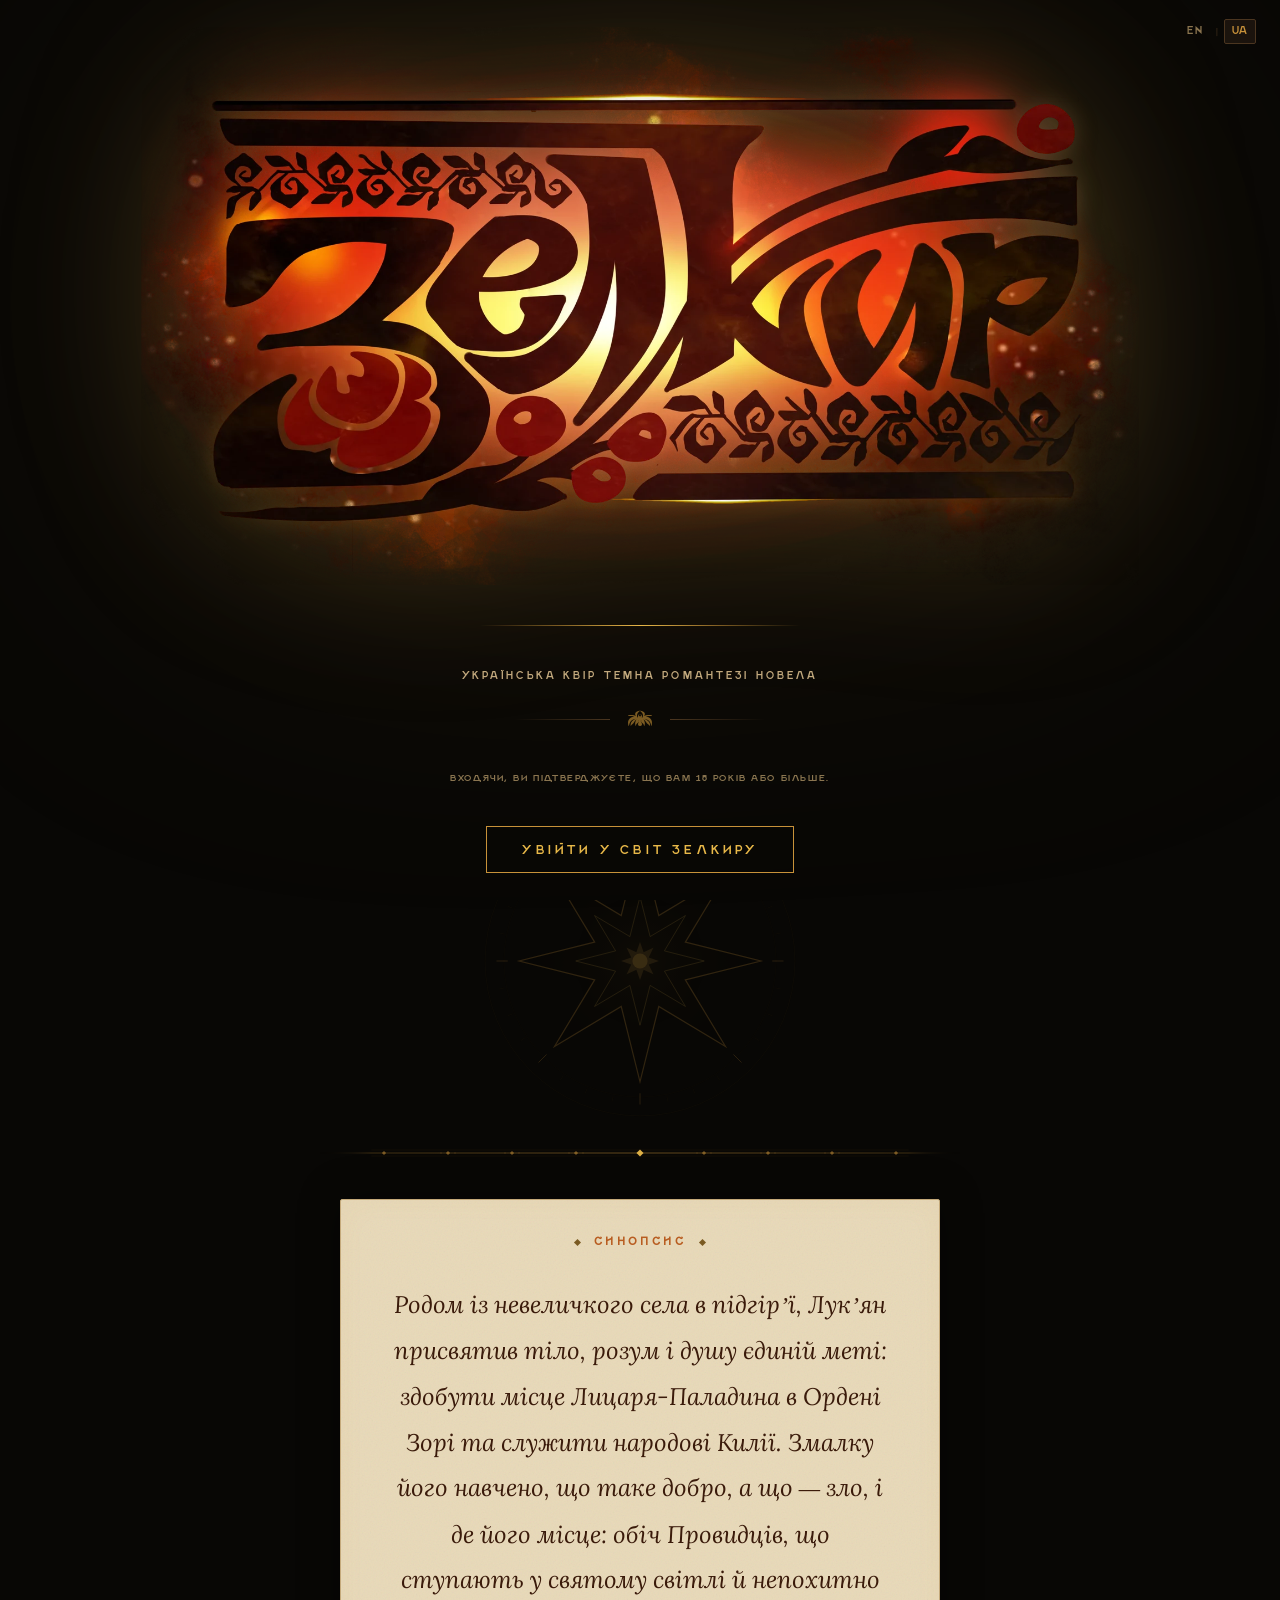
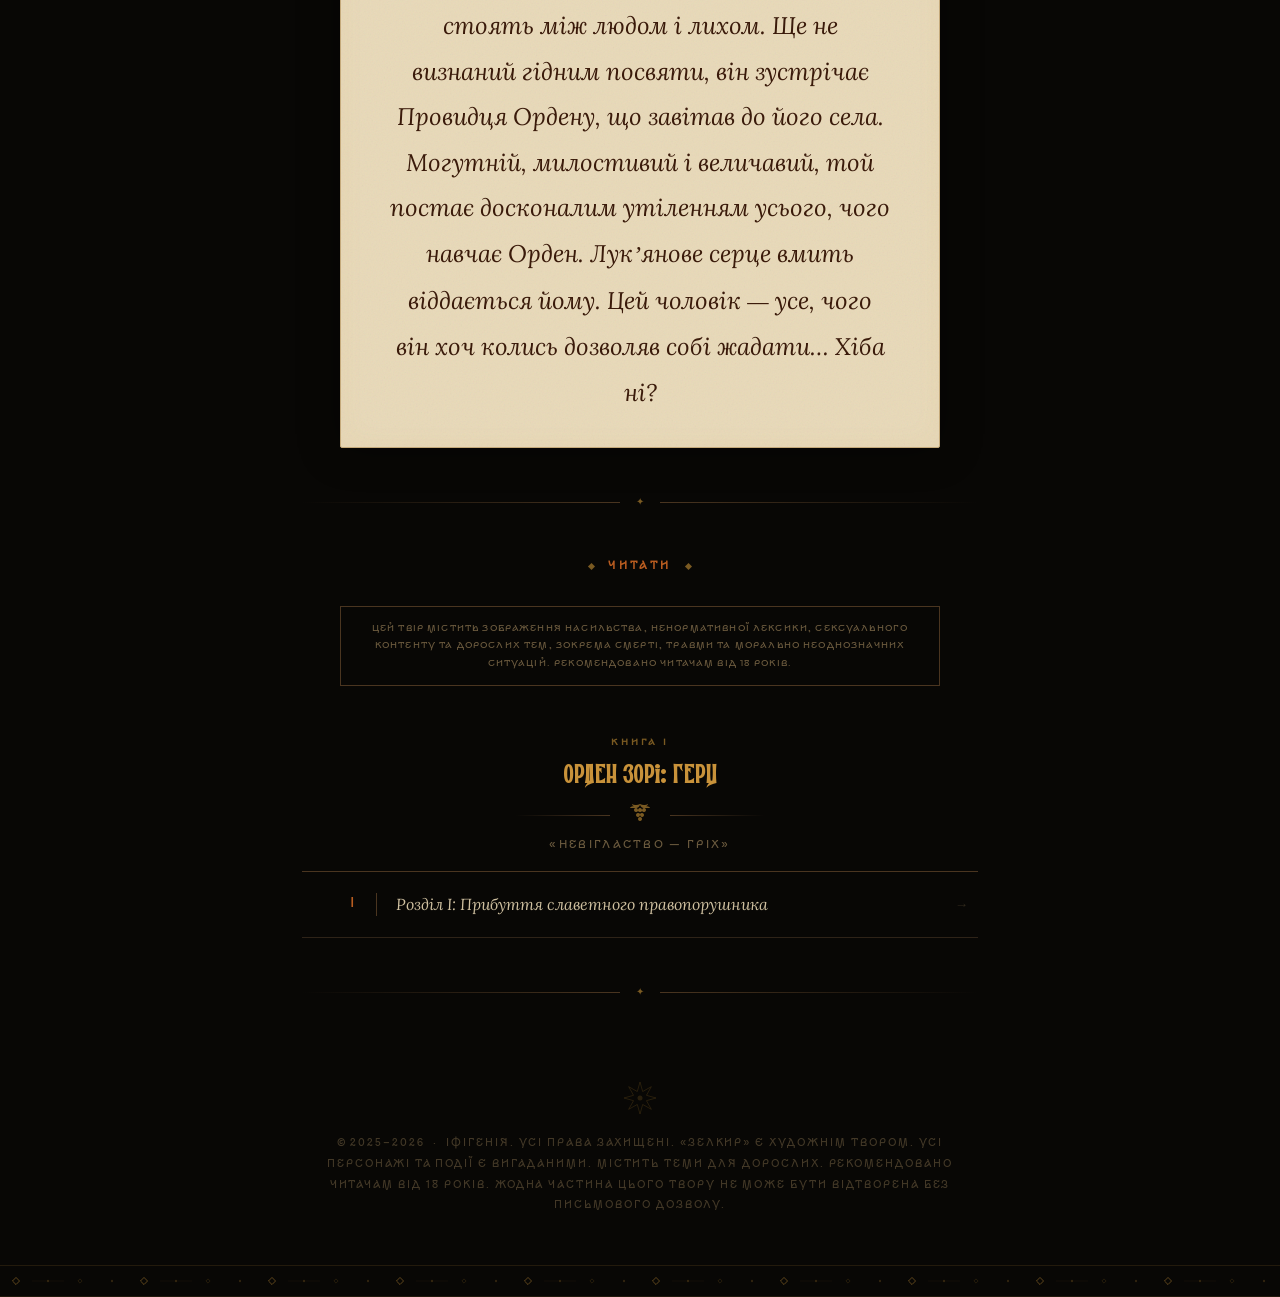
<file: index-ua.html>
<!DOCTYPE html>

<!--
  "Zelkyr" — www.zelkyr.com
  Built by Ifigeniya
  Last updated: 09/02/2026
  All rights reserved
-->

<html lang="uk">
<head>
  <meta charset="UTF-8" />
  <meta name="viewport" content="width=device-width, initial-scale=1.0" />
  <meta name="description" content="Zelkyr – a ukrainian-made queer dark romantasy novel" />
  <title>Зелкир</title>
  <link rel="stylesheet" href="style.css" />
  <link rel="icon" type="image/x-icon" href="favicon.ico">
  <link rel="icon" type="image/png" sizes="32x32" href="favicon-32x32.png">
  <link rel="icon" type="image/png" sizes="16x16" href="favicon-16x16.png">
  <link rel="apple-touch-icon" sizes="180x180" href="apple-touch-icon.png">
  <link rel="manifest" href="site.webmanifest">

  <style>
    #mute-btn {
      position: fixed;
      bottom: 1.8rem;
      right: 2rem;
      z-index: 300;
      background: #12100c;
      border: 1px solid #4a3520;
      color: #6b5a3e;
      font-size: 1rem;
      width: 2.4rem;
      height: 2.4rem;
      border-radius: 50%;
      cursor: pointer;
      display: flex;
      align-items: center;
      justify-content: center;
      padding: 0;
      box-shadow: none;
      font-family: 'Segoe UI Symbol', 'Apple Color Emoji', 'Noto Music', sans-serif;
      transition: color 0.2s, border-color 0.2s, box-shadow 0.2s;
    }
    #mute-btn svg { display: block; margin: auto; }
    #mute-btn.playing {
      border-color: #c8923a;
      color: #e8b84a;
      box-shadow: 0 0 14px 3px #e8b84a88, 0 0 28px 6px #c8923a55;
    }
    #mute-btn:hover {
      color: #fff8d0;
      border-color: #e8b84a;
      box-shadow: 0 0 24px 6px #e8b84aaa, 0 0 48px 12px #c8923a66;
    }
  </style>

  <style id="splash-style">
    html.no-splash #splash {
      display: none !important;
    }

    #splash {
      position: fixed;
      inset: 0;
      z-index: 9999;
      background: #080705;
      display: flex;
      flex-direction: column;
      align-items: center;
      justify-content: center;
      gap: 2.5rem;
      transition: opacity 1.2s ease;
    }

    #splash.hiding {
      opacity: 0;
      pointer-events: none;
    }

    .splash-title {
      text-align: center;
      padding: 0 1.5rem;
    }
    .splash-title img {
      display: block;
      margin: 0 auto;
      width: min(92vw, 1200px);
      max-height: 62vh;
      height: auto;
      object-fit: contain;
      filter: drop-shadow(0 0 80px #e8b84a44) drop-shadow(0 0 160px #c8923a22);
    }

    @media (max-height: 800px) {
      #splash { gap: 1.2rem; padding: 1.2rem 1rem; }
    }

    /* Mobile */
    @media (max-width: 640px) {
      #splash { padding: 2rem 0; }
      .splash-title { padding: 0; width: 100%; }
      .splash-title img {
        width: 100vw;
        max-height: 52vh;
      }
    }

    /* Header title image */
    .site-title img {
      display: block;
      width: min(76vw, 930px);
      max-width: none;
      height: auto;
      position: relative;
      left: 50%;
      transform: translateX(-50%);
    }

    .splash-rule {
      width: clamp(160px, 40vw, 320px);
      height: 1px;
      background: linear-gradient(to right, transparent, #7a5a22, #e8b84a, #7a5a22, transparent);
    }

    #splash-btn {
      font-family: var(--font-ui);
      font-size: 0.75rem;
      letter-spacing: 0.35em;
      text-transform: uppercase;
      color: #e8b84a;
      background: none;
      border: 1px solid #c8923a;
      padding: 0.9rem 2.2rem;
      cursor: pointer;
      transition: color 0.3s, border-color 0.3s, box-shadow 0.3s;
      animation: splashPulse 2.5s ease-in-out infinite;
    }

    #splash-btn:hover {
      color: #e8b84a;
      border-color: #c8923a;
      box-shadow: 0 0 20px #c8923a33;
      animation: none;
    }

    @keyframes splashPulse {
      0%, 100% {
        color: #c8923a;
        border-color: #7a5a22;
        box-shadow: 0 0 6px #c8923a22;
        text-shadow: none;
      }
      50% {
        color: #e8b84a;
        border-color: #c8923a;
        box-shadow: 0 0 24px #e8b84a99, 0 0 48px #c8923a55;
        text-shadow: 0 0 16px #e8b84a99;
      }
    }

    .splash-age {
      font-family: var(--font-ui);
      font-size: 0.55rem;
      letter-spacing: 0.18em;
      text-transform: uppercase;
      color: #8a7550;
      text-align: center;
      padding: 0 1.5rem;
    }


    .splash-lang {
      display: flex;
      align-items: center;
      gap: 0.4rem;
      position: absolute;
      top: 1.2rem;
      right: 1.5rem;
    }
    .splash-lang-btn {
      background: none;
      border: none;
      cursor: pointer;
      font-family: var(--font-ui);
      font-size: 0.6rem;
      letter-spacing: 0.15em;
      text-transform: uppercase;
      color: #8a7550;
      padding: 0.3rem 0.4rem;
      border-radius: 2px;
      transition: color 0.2s;
    }
    .splash-lang-btn.active {
      color: #c8923a;
      border: 1px solid #4a3520;
      background: #1a130d;
    }
    .splash-lang-btn:hover:not(.active) { color: #cfc0a0; }
    .splash-lang-sep { color: #4a3520; font-size: 0.5rem; }

    .splash-subtitle {
      font-family: var(--font-ui);
      font-size: 0.65rem;
      letter-spacing: 0.3em;
      text-transform: uppercase;
      color: #c2aa80;
      text-align: center;
    }


    .splash-subtitle::after {
      content: '*кучерявка*';
      display: block;
      width: 250px;
      margin: 1.5rem auto 0;
      font-family: 'Tsybulka', serif;
      font-size: 1.25rem;
      letter-spacing: 0;
      line-height: 1;
      text-transform: none;
      text-align: center;
      color: #7a5a22;
      background:
        linear-gradient(to right, transparent, #4a3520) 0 50% / 95px 1px no-repeat,
        linear-gradient(to left,  transparent, #4a3520) 100% 50% / 95px 1px no-repeat;
    }
  </style>
  <script>
    try {
      if (sessionStorage.getItem('zelkyr-entered')) {
        document.documentElement.classList.add('no-splash');
      }
    } catch (e) {}
  </script>
  <!-- Google Analytics -->
  <script async src="https://www.googletagmanager.com/gtag/js?id=G-04HKWR5P71"></script>
  <script>
    window.dataLayer = window.dataLayer || [];
    function gtag(){dataLayer.push(arguments);}
    gtag('js', new Date());
    gtag('config', 'G-04HKWR5P71');
  </script>

  <style id="lang-style">
    #lang-toggle {
      display: flex;
      align-items: center;
      gap: 0.3rem;
      position: fixed;
      top: 1rem;
      right: 1.5rem;
      z-index: 400;
    }
    .lang-btn {
      background: none;
      border: none;
      cursor: pointer;
      font-family: var(--font-heading);
      font-size: 0.6rem;
      letter-spacing: 0.15em;
      text-transform: uppercase;
      padding: 0.3rem 0.4rem;
      border-radius: 2px;
      transition: color 0.2s, background 0.2s;
      color: var(--muted);
    }
    .lang-btn.active {
      color: var(--gold);
      background: #1a130d;
      border: 1px solid var(--border2);
    }
    .lang-btn:hover:not(.active) { color: var(--text); }
    .lang-sep { color: var(--border2); font-size: 0.5rem; }
  </style>

  <style id="content-warning-style">
    .content-warning {
      max-width: 600px;
      margin: 0 auto 2rem;
      padding: 0.8rem 1.2rem;
      border: 1px solid var(--border2);
      font-family: var(--font-heading);
      font-size: 0.6rem;
      letter-spacing: 0.12em;
      line-height: 1.8;
      color: var(--muted);
      text-transform: uppercase;
      text-align: center;
    }
  </style>
</head>
<body>

  <!-- Splash screen -->
  <div id="splash" style="display:flex">
    <div class="splash-lang">
      <button class="splash-lang-btn " onclick="localStorage.setItem('zelkyr-lang','en');window.location.href='index.html'">EN</button>
      <span class="splash-lang-sep">|</span>
      <button class="splash-lang-btn active" onclick="localStorage.setItem('zelkyr-lang','ua');window.location.href='index-ua.html'">UA</button>
    </div>
    <div class="splash-title"><img src="images/title-ua.webp" alt="Зелкир" /></div>
    <div class="splash-rule"></div>
    <div class="splash-subtitle">Українська квір темна романтезі новела</div>
    <div class="splash-age">Входячи, ви підтверджуєте, що вам 18 років або більше.</div>
    <button id="splash-btn" onclick="enterSite()">Увійти у світ Зелкиру</button>
  </div>

  <!-- Main theme audio -->
  <audio id="main-theme" src="audio/main-theme.mp3" preload="auto"></audio>
  <audio id="click-transition" src="audio/click-transition.mp3" preload="auto"></audio>
  <audio id="click-transition2" src="audio/click-transition2.mp3" preload="auto"></audio>
  <button id="mute-btn" title="Play music">&#9834;</button>


  <!-- Language toggle -->
  <div id="lang-toggle">
    <button class="lang-btn" id="btn-en" onclick="switchLang('en')">EN</button>
    <span class="lang-sep">|</span>
    <button class="lang-btn active" id="btn-ua" onclick="switchLang('ua')">UA</button>
  </div>

  <!-- Grain overlay -->
  <div class="grain"></div>

  <!-- Side border strips -->
  <canvas id="border-left" class="border-canvas border-side border-left"></canvas>
  <canvas id="border-right" class="border-canvas border-side border-right"></canvas>

  <!-- Top border strip -->
  <canvas id="border-top" class="border-canvas border-top"></canvas>

  <div class="site-wrap">

    <header class="site-header">
      <div class="title-rule title-rule--top"></div>
      <h1 class="site-title"><img src="images/title-ua.webp" alt="Зелкир" /></h1>
      <div class="title-rule title-rule--bottom"></div>
      <p class="site-subtitle">&#10022; &nbsp; Українська квір темна романтезі новела &nbsp; &#10022;</p>
    </header>

    <nav class="site-nav">
      <a href="#synopsis" class="nav-link">Синопсис</a>
      <span class="nav-sep" aria-hidden="true">*цибулька*</span>
      <a href="#Read" class="nav-link">Читати</a>
      <span class="nav-sep" aria-hidden="true">*цибулька*</span>
      <a href="team-ua.html" class="nav-link">Команда</a>
      <span class="nav-sep" aria-hidden="true">*цибулька*</span>
      <div class="nav-dropdown" id="glossaryDropdown">
        <button class="nav-dropdown-btn" onclick="toggleDropdown()">Глосарій</button>
        <ul class="nav-dropdown-menu" id="glossaryMenu">
          <li><a href="characters-ua.html">✦ &nbsp;Персонажі</a></li>
          <li><a href="locations-ua.html">✦ &nbsp;Локації</a></li>
        </ul>
      </div>
    </nav>

    <!-- Decorative star -->
    <div class="star-buffer">
      <canvas id="star-canvas" width="340" height="340"></canvas>
    </div>

    <div class="ornament-bar">
      <canvas id="orn-bar" width="640" height="28"></canvas>
    </div>

    <section class="synopsis" id="synopsis">
      <div class="section-head">
        <span class="section-diamond"></span>
        <span class="section-label">Синопсис</span>
        <span class="section-diamond"></span>
      </div>
      <p>
        Родом із невеличкого села в підгір’ї, Лук’ян присвятив тіло, розум і душу єдиній меті:
        здобути місце Лицаря-Паладина в Ордені Зорі та служити народові Килії.
        Змалку його навчено, що таке добро, а що — зло, і де його місце: обіч Провидців,
        що ступають у святому світлі й непохитно стоять між людом і лихом.
        Ще не визнаний гідним посвяти, він зустрічає Провидця Ордену, що завітав до його села.
        Могутній, милостивий і величавий, той постає досконалим утіленням усього, чого навчає Орден.
        Лук’янове серце вмить віддається йому. Цей чоловік — усе, чого він хоч колись дозволяв собі жадати…
        Хіба ні?
      </p>
    </section>

    <div class="mid-rule">
      <span></span>
      <span class="mid-glyph">✦</span>
      <span></span>
    </div>

 <section id="Read">
      <div class="section-head">
        <span class="section-diamond"></span>
        <span class="section-label">Читати</span>
        <span class="section-diamond"></span>
      </div>

      <div class="content-warning">Цей твір містить зображення насильства, ненормативної лексики, сексуального контенту та дорослих тем, зокрема смерті, травми та морально неоднозначних ситуацій. Рекомендовано читачам від 18 років.</div>

      <div class="book">
        <div class="book-head">
          <span class="book-num">Книга I</span>
          <span class="book-title">Орден Зорі: Герц</span>
        </div>
        <p class="book-epigraph">Невігластво — гріх</p>
        <ul class="chapter-list">
          <li>
            <a href="chapters/chapter-01-ua.html" class="chapter-entry">
              <span class="ch-num">I</span>
              <span class="ch-divider"></span>
              <span class="ch-title">Розділ I: Прибуття славетного правопорушника</span>
              <span class="ch-arrow">→</span>
            </a>
          </li>
        </ul>
      </div>
    </section>

    <div class="mid-rule">
      <span></span>
      <span class="mid-glyph">✦</span>
      <span></span>
    </div>

    <footer class="site-footer">
      <canvas id="footer-star" width="40" height="40"></canvas>
      <p>&copy; 2025<span id="yr-range"></span> &nbsp;·&nbsp;  Іфігенія. Усі права захищені. «Зелкир» є художнім твором. Усі персонажі та події є вигаданими. Містить теми для дорослих. Рекомендовано читачам від 18 років. Жодна частина цього твору не може бути відтворена без письмового дозволу. </p>
    </footer>

  </div>

  <!-- Mobile glossary overlay (hidden on desktop via CSS) -->
  <div class="glossary-overlay" id="glossaryOverlay" aria-hidden="true">
    <button class="glossary-overlay-close" onclick="document.getElementById('glossaryOverlay').classList.remove('open')">✕</button>
    <div class="glossary-overlay-label">Глосарій</div>
    <ul class="glossary-overlay-list">
      <li><a href="characters-ua.html">Персонажі</a></li>
      <li><a href="locations-ua.html">Локації</a></li>
    </ul>
  </div>

  <!-- Bottom border strip -->
  <canvas id="border-bottom" class="border-canvas border-bottom"></canvas>

  <script>
    function toggleDropdown() {
      if (window.matchMedia('(max-width: 640px)').matches) {
        var o = document.getElementById('glossaryOverlay');
        o.classList.toggle('open');
      } else {
        var menu = document.getElementById('glossaryMenu');
        var btn = document.querySelector('.nav-dropdown-btn');
        menu.classList.toggle('open');
        btn.classList.toggle('active');
      }
    }
    document.addEventListener('click', function(e) {
      var dropdown = document.getElementById('glossaryDropdown');
      if (dropdown && !dropdown.contains(e.target)) {
        document.getElementById('glossaryMenu').classList.remove('open');
        var btn = document.querySelector('.nav-dropdown-btn');
        if (btn) btn.classList.remove('active');
      }
    });
  </script>
  <script src="ornaments.js"></script>
  <script>
      var cur = new Date().getFullYear(); if (cur > 2025) { document.getElementById('yr-range').textContent = '\u2013' + cur; }

      // Synopsis punctuation: Lora italic draws — short and ’ almost straight,
      // so both are wrapped in .punct (set in a classic serif in style.css).
      // A no-break space before each dash keeps it from starting a line.
      document.querySelectorAll('.synopsis p').forEach(function (p) {
        p.innerHTML = p.innerHTML
          .replace(/\s*\u2014/g, '\u00a0<span class="punct">\u2014</span>')
          .replace(/\u2019/g, '<span class="punct">\u2019</span>');
      });
  </script>

  <script>
    (function() {
      var audio = document.getElementById('main-theme');
      var btn = document.getElementById('mute-btn');
      var muted = false;
      var scheduled = false;

      function fadeOut() {
        var fadeDuration = 2000;
        var start = null;
        var startVol = audio.volume;
        function step(ts) {
          if (!start) start = ts;
          var p = (ts - start) / fadeDuration;
          if (p < 1) {
            audio.volume = startVol * (1 - p);
            requestAnimationFrame(step);
          } else {
            audio.volume = 0;
            audio.pause();
          }
        }
        requestAnimationFrame(step);
      }

      function startAudio() {
        audio.volume = 1;
        audio.currentTime = 0;
        audio.play().then(function() {
          audio.addEventListener('timeupdate', function onUpdate() {
            if (!muted && audio.duration && audio.currentTime >= audio.duration - 2) {
              audio.removeEventListener('timeupdate', onUpdate);
              fadeOut();
            }
          });
        }).catch(function(e) {
          console.log('Audio play failed:', e);
        });
      }

      // Called by splash screen button
      window.enterSite = function() {
        if (scheduled) return;
        scheduled = true;
        try { sessionStorage.setItem('zelkyr-entered', '1'); } catch (e) {}
        var splash = document.getElementById('splash');
        splash.classList.add('hiding');
        setTimeout(function() { splash.style.display = 'none'; }, 1200);
        startAudio();
      };

      var MUSIC_ICON = '&#9834;';
      var MUTED_ICON = '<span style="position:relative;display:inline-flex;align-items:center;justify-content:center;width:1.1rem;height:1.1rem;"><span style="font-size:1rem;position:relative;z-index:1;">&#9834;</span><svg style="position:absolute;top:0;left:0;width:100%;height:100%;overflow:visible;" viewBox="0 0 20 20"><line x1="2" y1="18" x2="18" y2="2" stroke="currentColor" stroke-width="2" stroke-linecap="round"/></svg></span>';

      function updateBtn() {
        if (audio.paused) {
          btn.innerHTML = MUSIC_ICON;
          btn.title = 'Play music';
          btn.classList.remove('playing');
        } else if (muted) {
          btn.innerHTML = MUTED_ICON;
          btn.title = 'Unmute';
          btn.classList.add('playing');
        } else {
          btn.innerHTML = MUSIC_ICON;
          btn.title = 'Mute';
          btn.classList.add('playing');
        }
      }

      // Music button
      btn.addEventListener('click', function(e) {
        e.stopPropagation();
        if (audio.paused) {
          muted = false;
          startAudio();
          setTimeout(updateBtn, 100);
        } else if (muted) {
          audio.volume = 1;
          muted = false;
          updateBtn();
        } else {
          audio.volume = 0;
          muted = true;
          updateBtn();
        }
      });

      // Update btn after audio starts
      var _origPlay = audio.play.bind(audio);
      audio.addEventListener('play', function() { setTimeout(updateBtn, 50); });
      audio.addEventListener('pause', function() { setTimeout(updateBtn, 50); });
    })();
  </script>

  <script>
    (function() {
      var chapterAudio = document.getElementById('click-transition');   // for chapters
      var generalAudio = document.getElementById('click-transition2');  // for all other pages

      document.addEventListener('click', function(e) {
        var link = e.target.closest('a');
        if (!link) return;
        var href = link.getAttribute('href');
        if (!href) return;
        if (href.startsWith('#')) return;
        if (href.startsWith('http') && !href.includes(location.hostname)) return;

        var isChapter = href.includes('chapter-');
        var audio = isChapter ? chapterAudio : generalAudio;

        e.preventDefault();
        var dest = link.href;

        // Stop main theme before playing transition
        var mainTheme = document.getElementById('main-theme');
        if (mainTheme && !mainTheme.paused) {
          mainTheme.pause();
          mainTheme.currentTime = 0;
        }

        audio.currentTime = 0;
        audio.play().then(function() {
          audio.addEventListener('ended', function() {
            window.location.href = dest;
          }, { once: true });
          setTimeout(function() { window.location.href = dest; }, 2000);
        }).catch(function() {
          window.location.href = dest;
        });
      });
    })();
  </script>

  <script>
    (function() {
      var LANG_MAP = {
        'index.html':         'index-ua.html',
        'gemstones.html':     'gemstones-ua.html', 
        'characters.html':    'characters-ua.html',
        'locations.html':     'locations-ua.html',
        'team.html':          'team-ua.html',
        'index-ua.html':      'index.html',
        'gemstones-ua.html':  'gemstones.html',
        'characters-ua.html': 'characters.html',
        'locations-ua.html':  'locations.html',
        'team-ua.html':       'team.html',
      };

      function getCurrentPage() {
        var path = window.location.pathname;
        return path.substring(path.lastIndexOf('/') + 1) || 'index.html';
      }

      function isUAPage() {
        return getCurrentPage().endsWith('-ua.html') ||
               getCurrentPage().includes('-ua/');
      }

      window.switchLang = function(lang) {
        localStorage.setItem('zelkyr-lang', lang);
        var page = getCurrentPage();
        var dest;
        if (page.includes('chapter-')) {
          dest = lang === 'ua'
            ? page.replace(/(-ua)?\.html$/, '-ua.html')
            : page.replace('-ua.html', '.html');
        } else {
          dest = lang === 'ua'
            ? (LANG_MAP[page] && LANG_MAP[page].endsWith('-ua.html') ? LANG_MAP[page] : page.replace('.html', '-ua.html'))
            : (LANG_MAP[page] && !LANG_MAP[page].endsWith('-ua.html') ? LANG_MAP[page] : page.replace('-ua.html', '.html'));
        }
        if (dest && dest !== page) window.location.href = dest;
      };

      // Set active button
      var ua = isUAPage();
      var btnEn = document.getElementById('btn-en');
      var btnUa = document.getElementById('btn-ua');
      if (btnEn) btnEn.classList.toggle('active', !ua);
      if (btnUa) btnUa.classList.toggle('active', ua);

      // Auto-redirect based on saved language
      var saved = localStorage.getItem('zelkyr-lang');
      if (saved && !sessionStorage.getItem('lang-redirected')) {
        var ua = isUAPage();
        if (saved === 'ua' && !ua) {
          sessionStorage.setItem('lang-redirected', '1');
          switchLang('ua');
        } else if (saved === 'en' && ua) {
          sessionStorage.setItem('lang-redirected', '1');
          switchLang('en');
        }
      }
    })();
  </script>
</body>
</html>
</file>
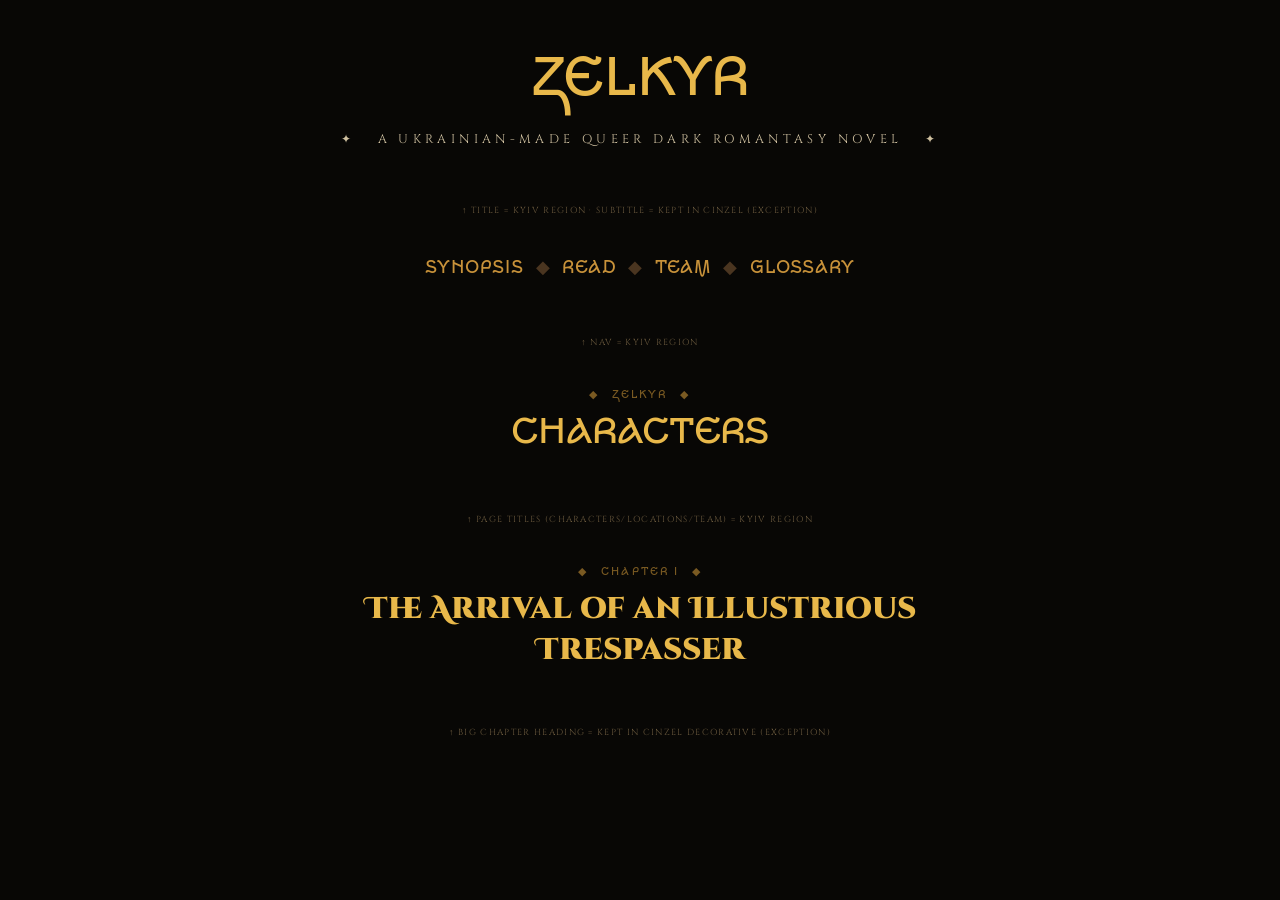
<file: kyiv_en_final.html>
<!DOCTYPE html><html lang="en"><head><meta charset="UTF-8">
<link href="https://fonts.googleapis.com/css2?family=Cinzel:wght@400;600&family=Cinzel+Decorative:wght@700;900&family=IM+Fell+English:ital@0;1&display=swap" rel="stylesheet">
<style>
@font-face{font-family:'Kyiv Region';src:url([data-uri]) format('woff2');}
:root{--bg:#080705;--text:#cfc0a0;--gold:#c8923a;--gold2:#e8b84a;}
body{background:var(--bg);color:var(--text);margin:0;padding:3rem 1.5rem;text-align:center;}
.wrap{max-width:740px;margin:0 auto;}
.title{font-family:'Kyiv Region',serif;color:var(--gold2);font-size:3.6rem;margin:0;}
.subtitle{font-family:'Cinzel',serif;font-size:0.78rem;letter-spacing:0.35em;text-transform:uppercase;color:var(--text);margin:0.9rem 0 0;}
.nav{font-family:'Kyiv Region',serif;font-size:1.15rem;letter-spacing:0.06em;color:var(--gold);margin:2.5rem 0;}
.nav span{margin:0 0.7rem;color:#4a3520;}
.seclabel{font-family:'Kyiv Region',serif;font-size:0.7rem;letter-spacing:0.2em;text-transform:uppercase;color:#7a5a22;margin:2.5rem 0 0.5rem;}
.pagetitle{font-family:'Kyiv Region',serif;color:var(--gold2);font-size:2.4rem;margin:0.3rem 0;}
.chtitle{font-family:'Cinzel Decorative',serif;font-weight:900;color:var(--gold2);font-size:1.9rem;margin:0.5rem 0;}
.note{font-family:'Cinzel',serif;font-size:0.55rem;letter-spacing:0.15em;text-transform:uppercase;color:#6b5a3e;margin-top:2.5rem;border-top:1px solid #2e2318;padding-top:1rem;}
</style></head><body><div class="wrap">

<div class="title">ZELKYR</div>
<div class="subtitle">✦ &nbsp; A Ukrainian-made queer dark romantasy novel &nbsp; ✦</div>
<div class="note" style="border:none;">↑ title = Kyiv Region · subtitle = KEPT in Cinzel (exception)</div>

<div class="nav">SYNOPSIS<span>◆</span>READ<span>◆</span>TEAM<span>◆</span>GLOSSARY</div>
<div class="note" style="border:none;margin-top:0.3rem;">↑ nav = Kyiv Region</div>

<div class="seclabel">◆ &nbsp; Zelkyr &nbsp; ◆</div>
<div class="pagetitle">CHARACTERS</div>
<div class="note" style="border:none;">↑ page titles (Characters/Locations/Team) = Kyiv Region</div>

<div class="seclabel">◆ &nbsp; Chapter I &nbsp; ◆</div>
<div class="chtitle">The Arrival of an Illustrious Trespasser</div>
<div class="note" style="border:none;">↑ big chapter heading = KEPT in Cinzel Decorative (exception)</div>

</div></body></html>
</file>
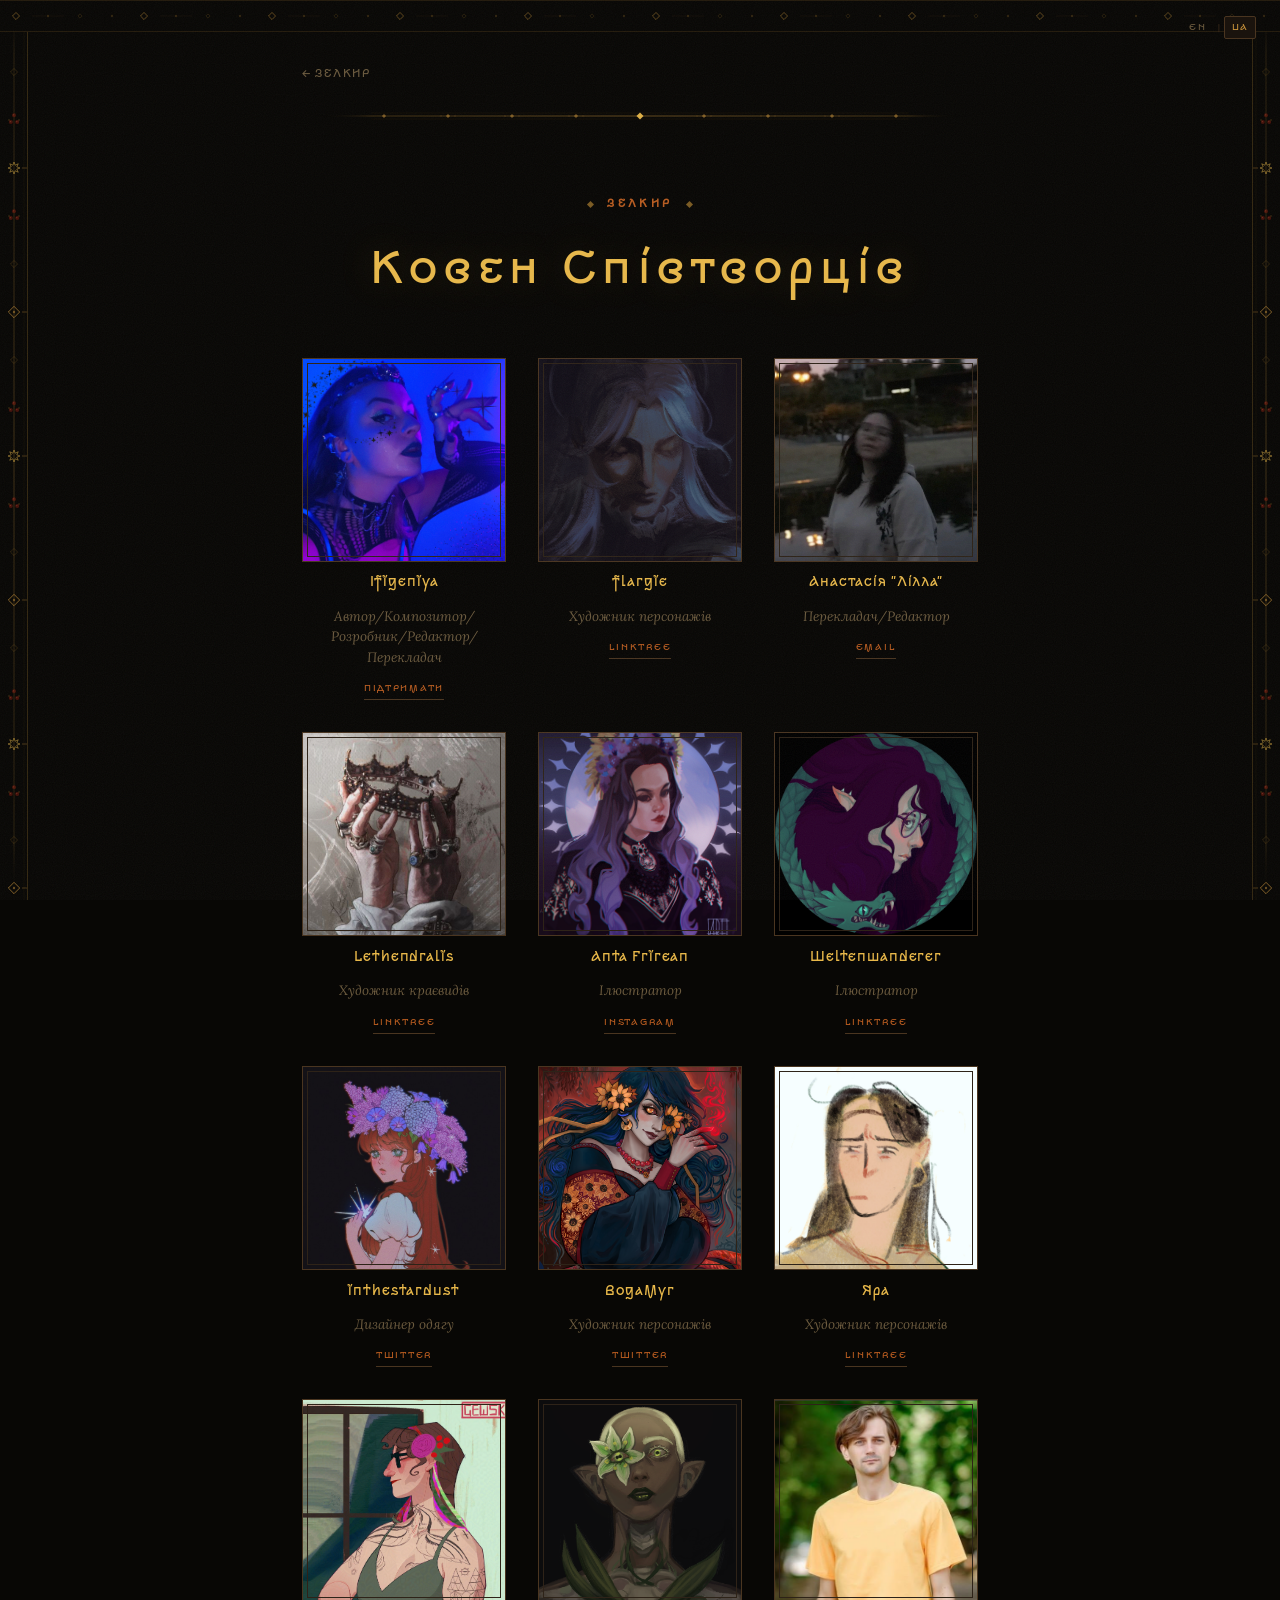
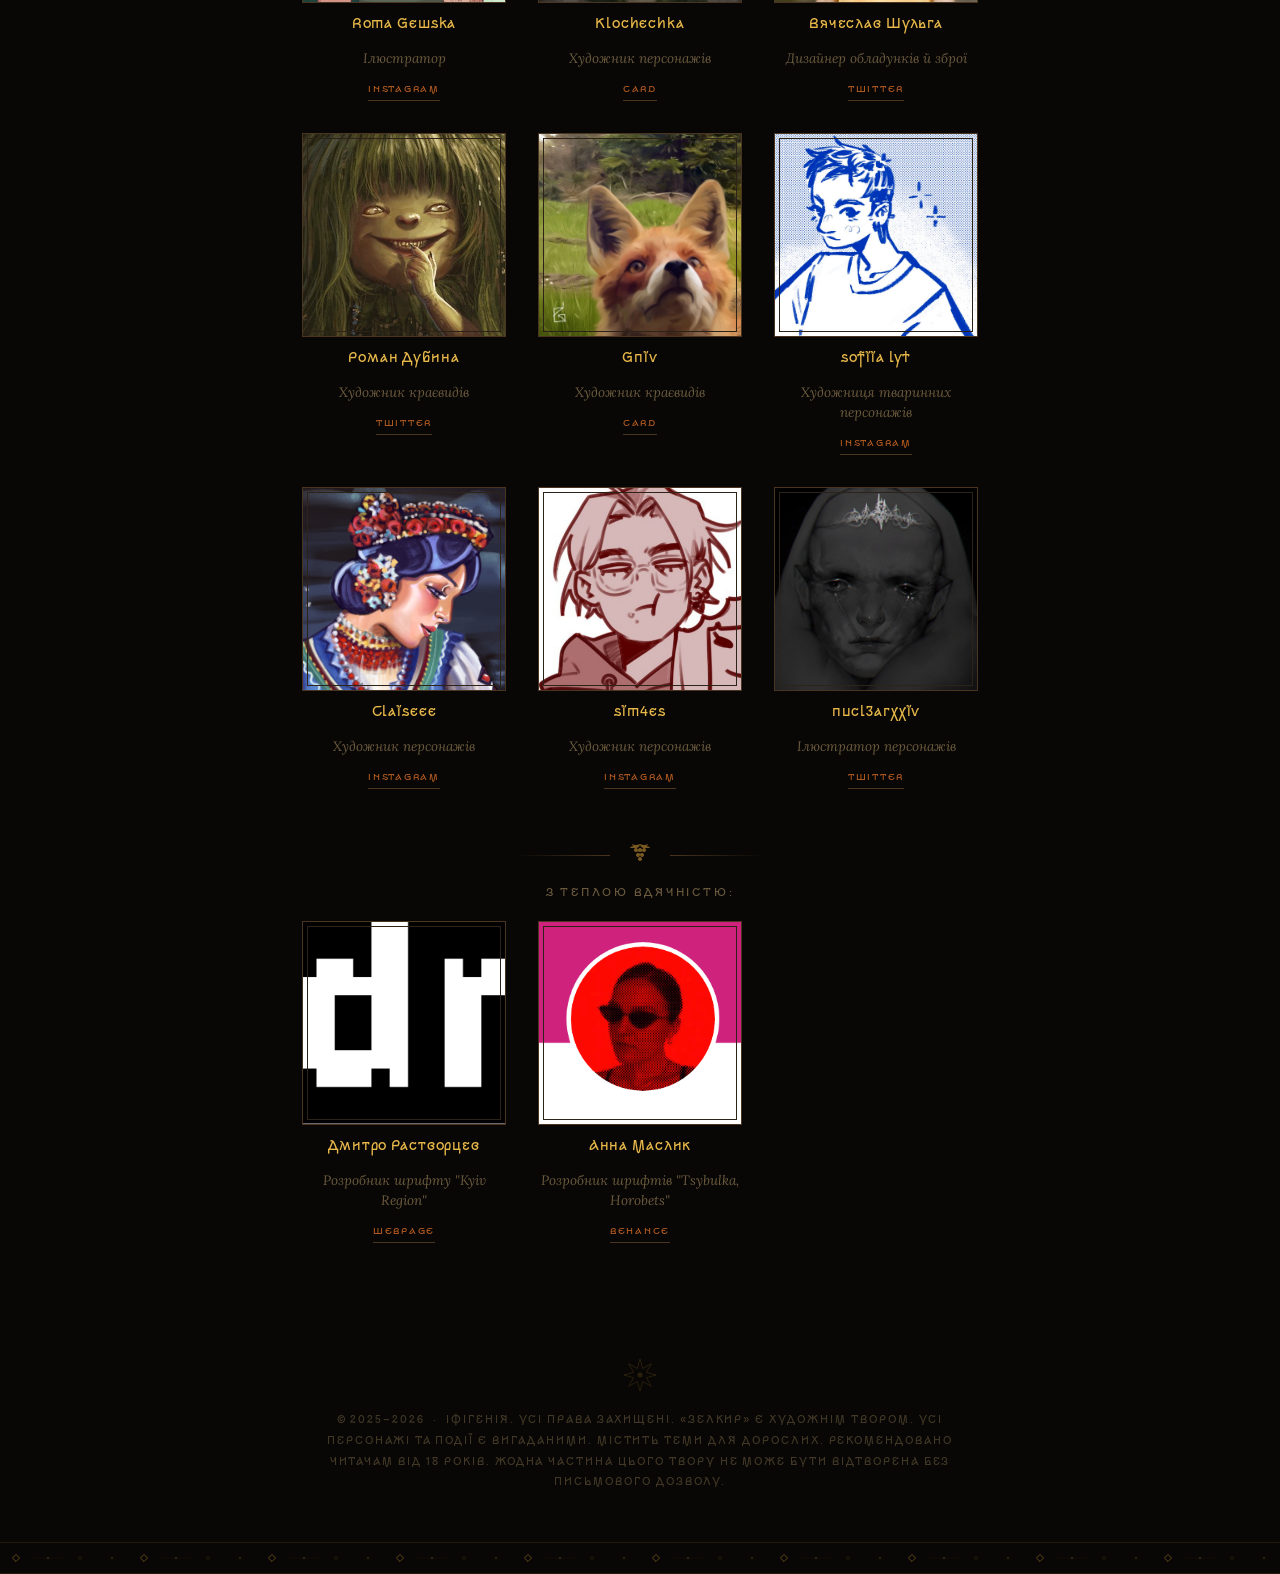
<file: team-ua.html>
<!DOCTYPE html>

<!--
  "Zelkyr" — www.zelkyr.com
  Built by Ifigeniya
  Last updated: 09/02/2026
  All rights reserved
-->

<html lang="uk">
<head>
  <meta charset="UTF-8" />
  <meta name="viewport" content="width=device-width, initial-scale=1.0" />
  <title>Команда · Зелкир</title>
  <link rel="stylesheet" href="style.css" />
  <link rel="icon" type="image/x-icon" href="favicon.ico">
  <link rel="icon" type="image/png" sizes="32x32" href="favicon-32x32.png">
  <link rel="icon" type="image/png" sizes="16x16" href="favicon-16x16.png">
  <link rel="apple-touch-icon" sizes="180x180" href="apple-touch-icon.png">
  <link rel="manifest" href="site.webmanifest">
  <!-- Google Analytics -->
  <script async src="https://www.googletagmanager.com/gtag/js?id=G-04HKWR5P71"></script>
  <script>
    window.dataLayer = window.dataLayer || [];
    function gtag(){dataLayer.push(arguments);}
    gtag('js', new Date());
    gtag('config', 'G-04HKWR5P71');
  </script>
  <style>
    /* ── Team page layout ── */
    .team-page {
      padding: 1.5rem 0 4rem;
    }

    .team-grid {
      display: grid;
      grid-template-columns: repeat(auto-fill, minmax(200px, 1fr));
      gap: 2rem;
      margin-top: 1rem;
    }

    /* ── Individual card ── */
    .team-card {
      display: flex;
      flex-direction: column;
      align-items: center;
      text-align: center;
      gap: 0.8rem;
    }

    .team-portrait {
      position: relative;
      width: 100%;
      aspect-ratio: 1 / 1;
      border: 1px solid var(--border2);
      background: #0e0b07;
      overflow: hidden;
    }

    .team-portrait::after {
      content: '';
      position: absolute;
      inset: 4px;
      border: 1px solid var(--border);
      pointer-events: none;
      z-index: 2;
    }

    .team-portrait img {
      width: 100%;
      height: 100%;
      object-fit: cover;
      display: block;
    }

    /* Placeholder when no image */
    .team-portrait-placeholder {
      position: absolute;
      inset: 0;
      display: flex;
      align-items: center;
      justify-content: center;
      font-family: var(--font-heading);
      font-size: 0.55rem;
      letter-spacing: 0.18em;
      text-transform: uppercase;
      color: var(--border2);
    }

    .team-name {
      font-family: var(--font-display);
      font-size: 0.9rem;
      color: var(--gold2);
      letter-spacing: 0.06em;
      line-height: 1.3;
      overflow-wrap: anywhere;
    }

    .team-role {
      font-family: var(--font-body);
      font-style: italic;
      font-size: 0.85rem;
      color: var(--muted);
      line-height: 1.5;
      overflow-wrap: anywhere;
    }

    .team-link {
      font-family: var(--font-heading);
      font-size: 0.6rem;
      letter-spacing: 0.18em;
      text-transform: uppercase;
      color: var(--accent);
      text-decoration: none;
      border-bottom: 1px solid var(--border2);
      padding-bottom: 1px;
      transition: color 0.2s, border-color 0.2s;
    }

    .team-link:hover {
      color: var(--gold);
      border-color: var(--gold);
    }

    /* ── Gratitude section ── */
    .gratitude-sep {
      display: flex;
      flex-direction: column;
      align-items: center;
      margin: 3.5rem 0 0.5rem;
    }

    /* the hairline, broken in the middle by the kalyna ornament */
    .gratitude-sep::before {
      content: '*калина*';
      font-family: var(--font-title), serif;
      font-size: 1.3rem;
      /* letter-spacing must stay 0 or the ligature won't fire */
      letter-spacing: 0;
      line-height: 1;
      color: var(--gold-dim);
      width: 250px;
      text-align: center;
      background:
        linear-gradient(to right, transparent, var(--border2)) 0 50% / 95px 1px no-repeat,
        linear-gradient(to left,  transparent, var(--border2)) 100% 50% / 95px 1px no-repeat;
    }

    .gratitude-title {
      font-family: var(--font-heading);
      font-size: 0.72rem;
      letter-spacing: 0.24em;
      text-transform: uppercase;
      color: var(--muted);
      text-align: center;
      margin-top: 1.1rem;
    }

    @media (max-width: 640px) {
      .team-grid {
        grid-template-columns: repeat(2, minmax(0, 1fr));
        gap: 1.2rem;
      }
      .team-card {
        width: 100%;
      }
      .team-portrait {
        width: 100%;
        aspect-ratio: 1 / 1;
      }
    }
  </style>

  <style id="lang-style">
    #lang-toggle {
      display: flex;
      align-items: center;
      gap: 0.3rem;
      position: fixed;
      top: 1rem;
      right: 1.5rem;
      z-index: 400;
    }
    @media (max-width: 640px) {
      #lang-toggle {
        position: static;
        justify-content: flex-end;
        padding: 0.5rem 0 0;
      }
    }
    .lang-btn {
      background: none;
      border: none;
      cursor: pointer;
      font-family: var(--font-heading);
      font-size: 0.6rem;
      letter-spacing: 0.15em;
      text-transform: uppercase;
      padding: 0.3rem 0.4rem;
      border-radius: 2px;
      transition: color 0.2s, background 0.2s;
      color: var(--muted);
    }
    .lang-btn.active {
      color: var(--gold);
      background: #1a130d;
      border: 1px solid var(--border2);
    }
    .lang-btn:hover:not(.active) { color: var(--text); }
    .lang-sep { color: var(--border2); font-size: 0.5rem; }
  </style>
</head>
<body class="section-page">


  <!-- Language toggle -->
  <div id="lang-toggle">
    <button class="lang-btn" id="btn-en" onclick="switchLang('en')">EN</button>
    <span class="lang-sep">|</span>
    <button class="lang-btn" id="btn-ua" onclick="switchLang('ua')">UA</button>
  </div>

  <div class="grain"></div>
  <canvas id="border-left" class="border-canvas border-side border-left"></canvas>
  <canvas id="border-right" class="border-canvas border-side border-right"></canvas>
  <canvas id="border-top" class="border-canvas border-top"></canvas>

  <div class="site-wrap">

    <div class="chapter-back" style="padding: 2rem 0 0;">
      <a href="index-ua.html">← Зелкир</a>
    </div>

    <div class="ornament-bar" style="margin-top:1rem;">
      <canvas id="orn-bar" width="640" height="28"></canvas>
    </div>

    <header class="chapter-header">
      <div class="section-head">
        <span class="section-diamond"></span>
        <span class="section-label">Зелкир</span>
        <span class="section-diamond"></span>
      </div>
      <h1 class="chapter-title-large">Ковен Співтворців</h1>
    </header>

    <div class="team-page">
      <div class="team-grid" id="teamGrid">
        <!-- Cards generated by JS -->
      </div>

      <!-- Gratitude section -->
      <div id="gratitudeSection" style="display:none;">
        <div class="gratitude-sep" aria-hidden="true"></div>
        <div class="gratitude-title">З теплою вдячністю:</div>
        <div class="team-grid" id="gratitudeGrid">
          <!-- Cards generated by JS -->
        </div>
      </div>
    </div>

    <footer class="site-footer">
      <canvas id="footer-star" width="40" height="40"></canvas>
      <p>&copy; 2025<span id="yr-range"></span> &nbsp;·&nbsp; Іфігенія. Усі права захищені. «Зелкир» є художнім твором. Усі персонажі та події є вигаданими. Містить теми для дорослих. Рекомендовано читачам від 18 років. Жодна частина цього твору не може бути відтворена без письмового дозволу.</p>
    </footer>

  </div>

  <canvas id="border-bottom" class="border-canvas border-bottom"></canvas>

  <script src="ornaments.js"></script>
  <script>
    var cur = new Date().getFullYear(); if (cur > 2025) { document.getElementById('yr-range').textContent = '\u2013' + cur; }
    
    const TEAM = [
      {
        key:  'creator1',
        name: 'Ifigeniya',
        role: 'Автор/Композитор/Розробник/Редактор/Перекладач',
        link: 'https://buymeacoffee.com/ifigeniya',
        linkLabel: 'Підтримати',
      },
      {
        key:  'creator2',
        name: 'flargie',
        role: 'Художник персонажів',
        link: 'https://linktr.ee/flargie',
        linkLabel: 'Linktree',
      },
      {
        key:  'creator3',
        name: 'Анастасія "Лілла"',
        role: 'Перекладач/Редактор',
        link: 'mailto:maykkrrl@gmail.com',
        linkLabel: 'Email',
      },
      {
        key:  'creator4',
        name: 'Lethendralis',
        role: 'Художник краєвидів',
        link: 'https://linktr.ee/lethendralis',
        linkLabel: 'Linktree',
      },
      {
        key:  'creator5',
        name: 'Anta Frirean',
        role: 'Ілюстратор',
        link: "https://www.instagram.com/anta_arf",
        linkLabel: 'Instagram',
      },
      {
        key:  'creator6',
        name: 'Weltenwanderer',
        role: 'Ілюстратор',
        link: 'https://linktr.ee/weltenwanderer',
        linkLabel: 'Linktree',
      },
      {
        key:  'creator7',
        name: 'inthestardust',
        role: 'Дизайнер одягу',
        link: 'https://x.com/inthestardust',
        linkLabel: 'Twitter',
      },
      {
        key:  'creator8',
        name: 'BogaMyr',
        role: 'Художник персонажів',
        link: 'https://x.com/BogaMyr',
        linkLabel: 'Twitter',
      },
      {
        key:  'creator9',
        name: 'Яра',
        role: 'Художник персонажів',
        link: 'https://linktr.ee/yara_aaaa',
        linkLabel: 'Linktree',
      },
      {
        key:  'creator10',
        name: 'Roma Gewska',
        role: 'Ілюстратор',
        link: 'https://www.instagram.com/gewska',
        linkLabel: 'Instagram',
      },
      {
        key:  'creator11',
        name: 'Klochechka',
        role: 'Художник персонажів',
        link: 'klochechka.carrd.co',
        linkLabel: 'Card',
      },
  {
        key:  'creator12',
        name: 'Вячеслав Шульга',
        role: 'Дизайнер обладунків й зброї',
        link: 'https://x.com/VicheslavShulga',
        linkLabel: 'Twitter',
      },
      {
        key:  'creator13',
        name: 'Роман Дубина',
        role: 'Художник краєвидів',
        link: 'https://x.com/RockFunRoman',
        linkLabel: 'Twitter',
      },
      {
        key:  'creator14',
        name: 'Gniv',
        role: 'Художник краєвидів',
        link: 'https://gniv.carrd.co/',
        linkLabel: 'Card',
      },
      {
        key:  'creator15',
        name: 'sofiia lyt',
        role: 'Художниця тваринних персонажів',
        link: 'https://www.instagram.com/sofiialyt',
        linkLabel: 'Instagram',
      },
      {
        key:  'creator16',
        name: 'Claiseee',
        role: 'Художник персонажів',
        link: 'https://www.instagram.com/claiseee',
        linkLabel: 'Instagram',
      },
      {
        key:  'creator17',
        name: 'sim4es',
        role: 'Художник персонажів',
        link: 'https://www.instagram.com/sim4es',
        linkLabel: 'Instagram',
      },
      {
        key:  'creator18',
        name: 'nucl3arxxiv',
        role: 'Ілюстратор персонажів',
        link: 'https://x.com/nucl3arxxiv',
        linkLabel: 'Twitter',
      },
    ];


    const GRATITUDE = [
       {
        key:  'gratitude1',
        name: 'Дмитро Растворцев',
        role: 'Розробник шрифту "Kyiv Region"',
         link: 'www.rastvor.com.ua',
        linkLabel: 'Webpage',
      },
      {
        key:  'gratitude2',
        name: 'Анна Маслик',
        role: 'Розробник шрифтів "Tsybulka, Horobets"',
        link: 'https://www.behance.net/anci_graphics',
        linkLabel: 'Behance',
      },
    ];

    // ── Build cards ──
    function buildCards(list, gridEl) {
      list.forEach(function(member) {
        const card = document.createElement('div');
        card.className = 'team-card';

        // Portrait
        const portrait = document.createElement('div');
        portrait.className = 'team-portrait';

        const img = document.createElement('img');
        img.src = 'images/team-' + member.key + '.png';
        img.alt = member.name;
        img.onerror = function() {
          this.style.display = 'none';
          var ph = document.createElement('div');
          ph.className = 'team-portrait-placeholder';
          ph.textContent = 'Photo';
          portrait.appendChild(ph);
        };
        portrait.appendChild(img);
        card.appendChild(portrait);

        // Name
        const name = document.createElement('div');
        name.className = 'team-name';
        name.textContent = member.name;
        card.appendChild(name);

        // Role
        const role = document.createElement('div');
        role.className = 'team-role';
        role.textContent = member.role;
        card.appendChild(role);

        // Link
        if (member.link) {
          const link = document.createElement('a');
          link.className = 'team-link';
          link.href = member.link;
          link.target = '_blank';
          link.rel = 'noopener noreferrer';
          link.textContent = member.linkLabel || 'Visit';
          card.appendChild(link);
        }

        gridEl.appendChild(card);
      });
    }

    buildCards(TEAM, document.getElementById('teamGrid'));

    if (GRATITUDE.length) {
      buildCards(GRATITUDE, document.getElementById('gratitudeGrid'));
      document.getElementById('gratitudeSection').style.display = '';
    }
  </script>


  <script>
    (function() {
      var LANG_MAP = {
        'index.html':         'index-ua.html',
        'gemstones.html':     'gemstones-ua.html',
        'characters.html':    'characters-ua.html',
        'team.html':          'team-ua.html',
        'index-ua.html':      'index.html',
        'gemstones-ua.html':  'gemstones.html',
        'characters-ua.html': 'characters.html',
        'team-ua.html':       'team.html',
      };

      function getCurrentPage() {
        var path = window.location.pathname;
        return path.substring(path.lastIndexOf('/') + 1) || 'index.html';
      }

      function isUAPage() {
        return getCurrentPage().endsWith('-ua.html') ||
               getCurrentPage().includes('-ua/');
      }

      window.switchLang = function(lang) {
        localStorage.setItem('zelkyr-lang', lang);
        var page = getCurrentPage();
        var dest;
        if (page.includes('chapter-')) {
          dest = lang === 'ua'
            ? page.replace(/(-ua)?\.html$/, '-ua.html')
            : page.replace('-ua.html', '.html');
        } else {
          dest = lang === 'ua'
            ? (LANG_MAP[page] && LANG_MAP[page].endsWith('-ua.html') ? LANG_MAP[page] : page.replace('.html', '-ua.html'))
            : (LANG_MAP[page] && !LANG_MAP[page].endsWith('-ua.html') ? LANG_MAP[page] : page.replace('-ua.html', '.html'));
        }
        if (dest && dest !== page) window.location.href = dest;
      };

      // Set active button
      var ua = isUAPage();
      var btnEn = document.getElementById('btn-en');
      var btnUa = document.getElementById('btn-ua');
      if (btnEn) btnEn.classList.toggle('active', !ua);
      if (btnUa) btnUa.classList.toggle('active', ua);

      // Auto-redirect based on saved language 
      var saved = localStorage.getItem('zelkyr-lang');
      if (saved && !sessionStorage.getItem('lang-redirected')) {
        var ua = isUAPage();
        if (saved === 'ua' && !ua) {
          sessionStorage.setItem('lang-redirected', '1');
          switchLang('ua');
        } else if (saved === 'en' && ua) {
          sessionStorage.setItem('lang-redirected', '1');
          switchLang('en');
        }
      }
    })();
  </script>
</body>
</html>
</file>
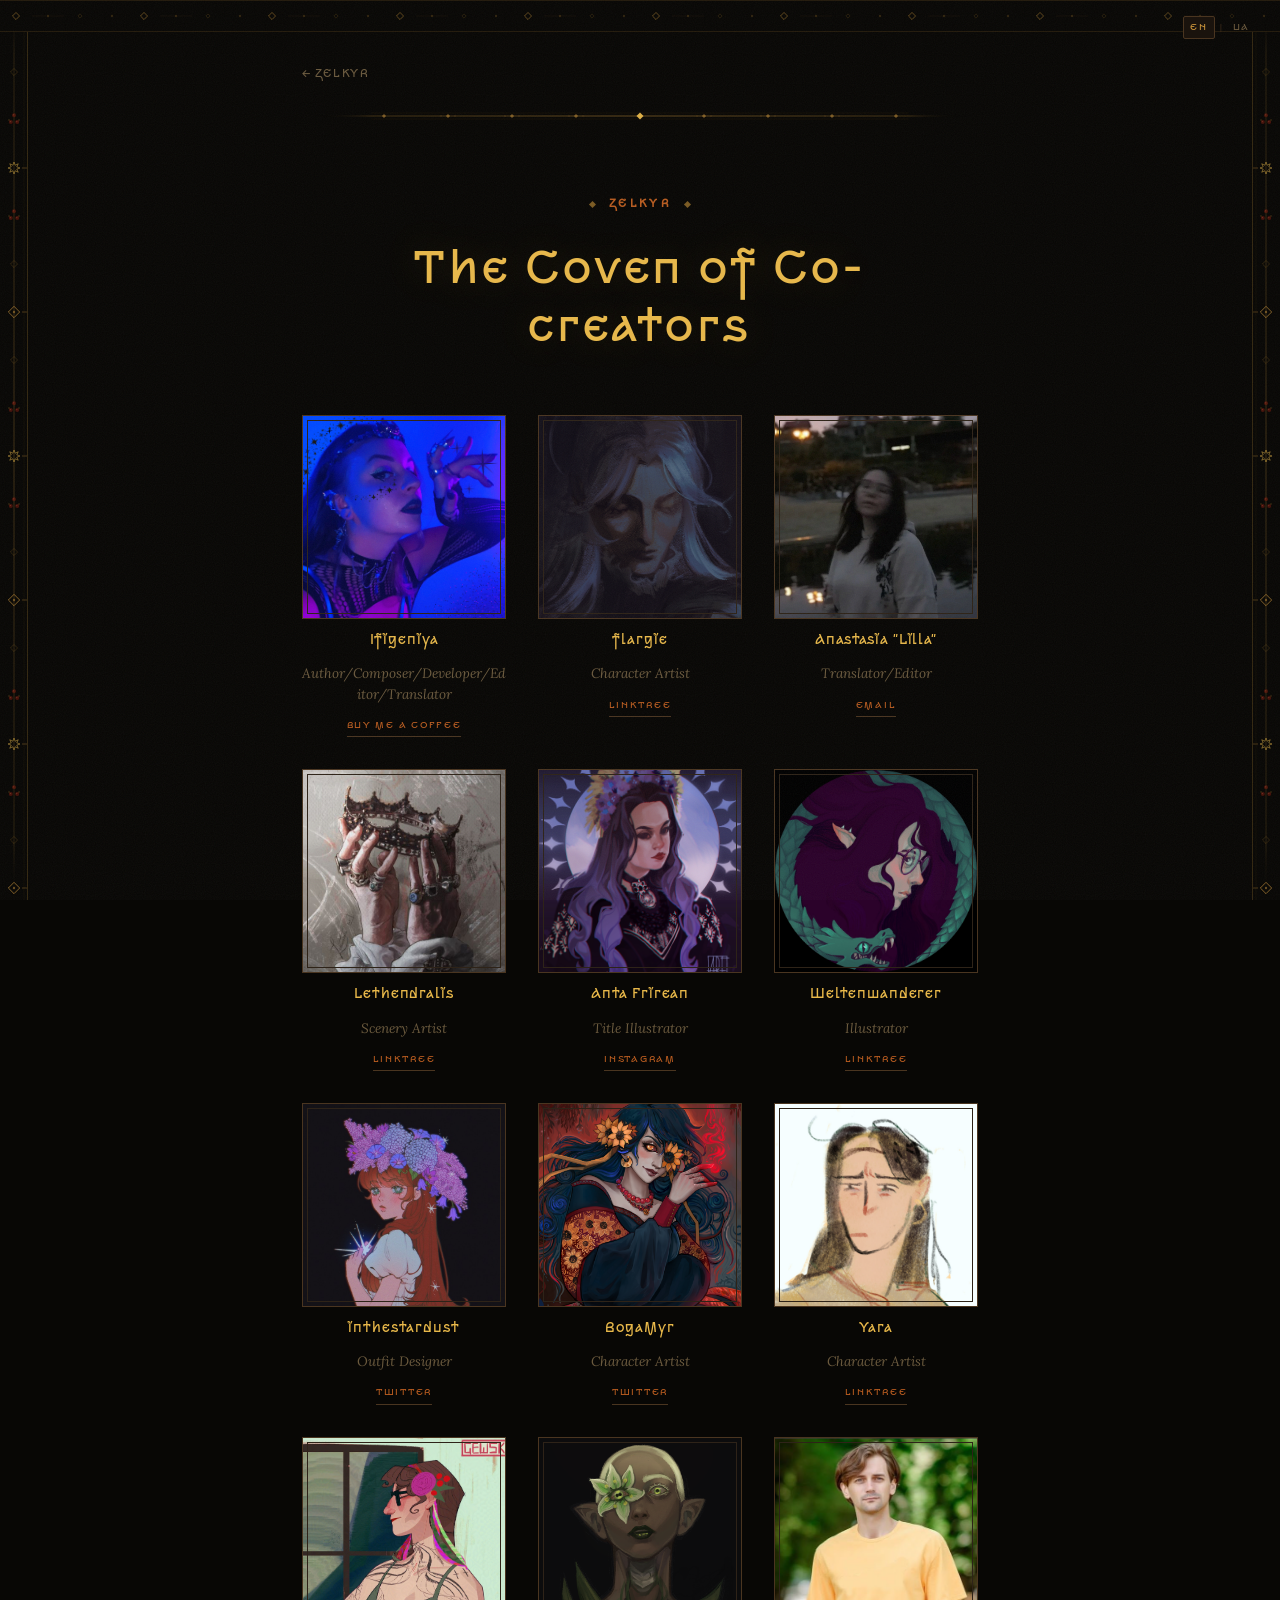
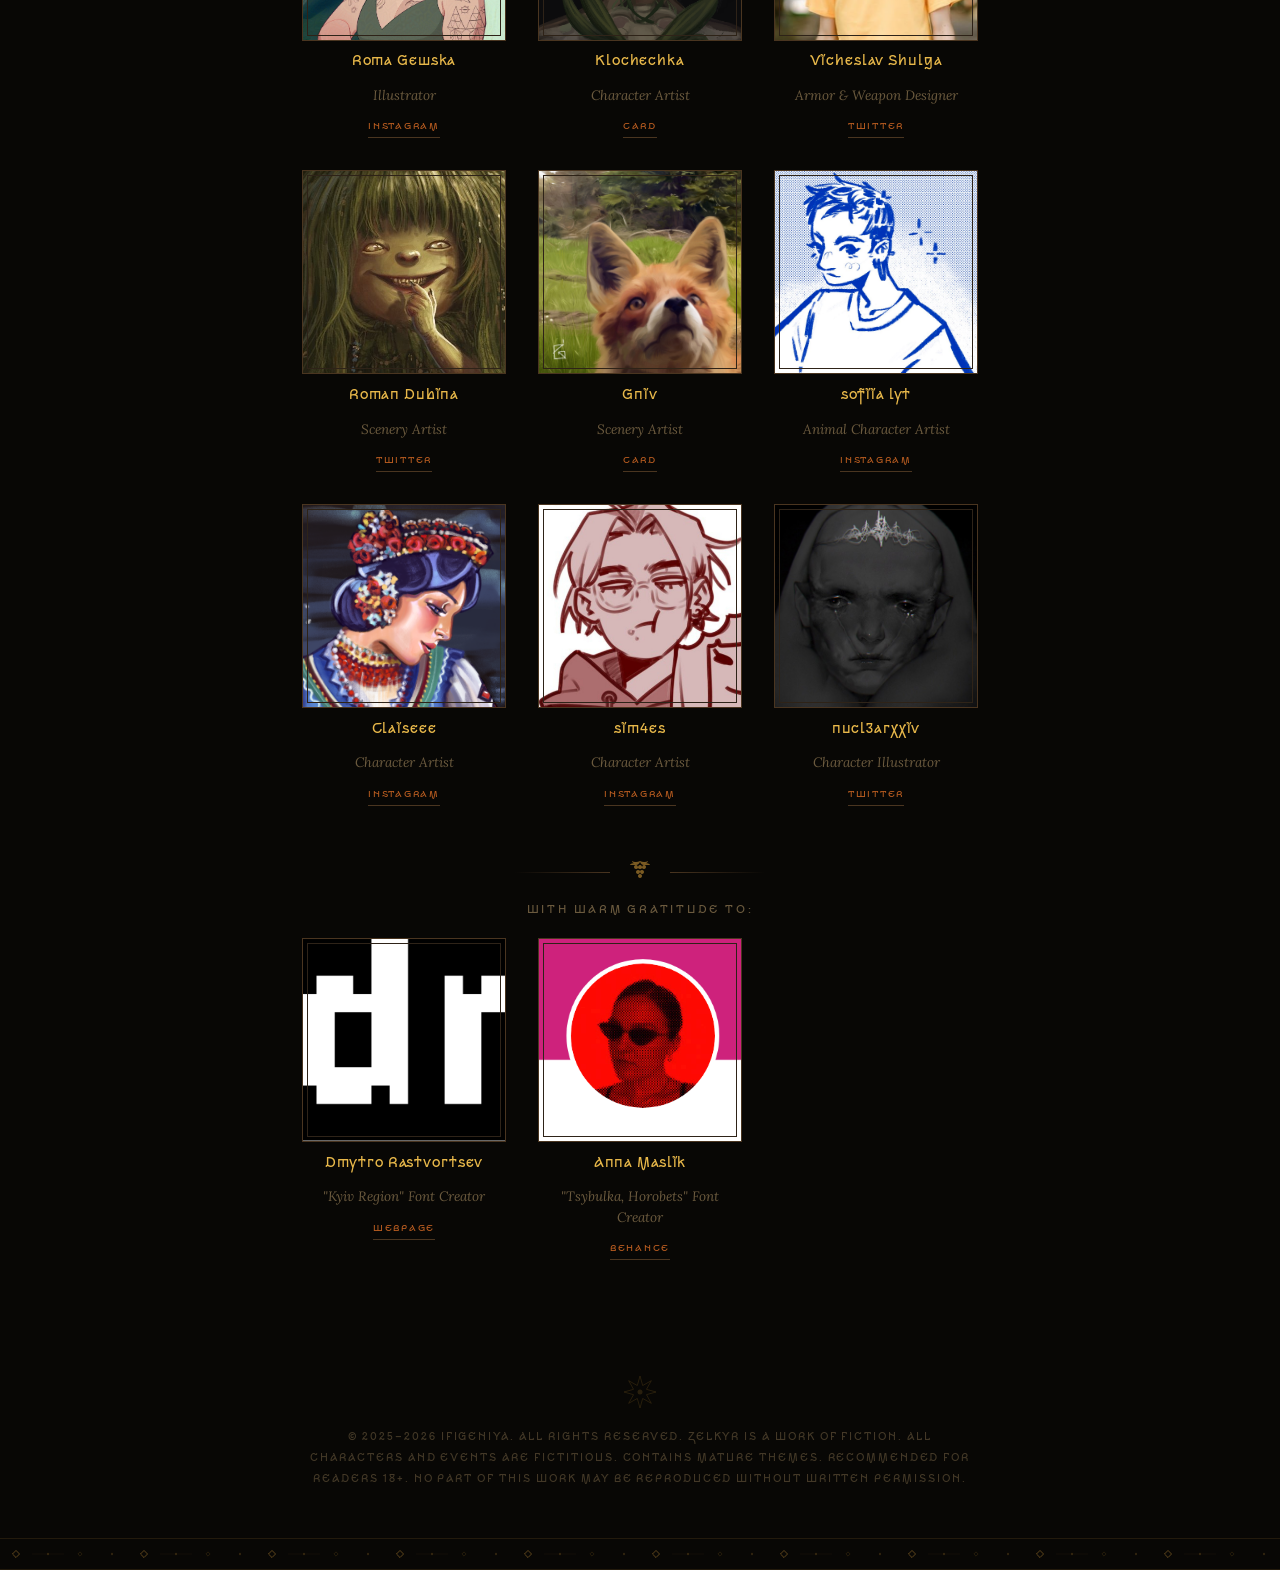
<file: team.html>
<!DOCTYPE html>

<!--
  "Zelkyr" — www.zelkyr.com
  Built by Ifigeniya
  Last updated: 09/02/2026
  All rights reserved
-->

<html lang="en">
<head>
  <meta charset="UTF-8" />
  <meta name="viewport" content="width=device-width, initial-scale=1.0" />
  <title>Team · Zelkyr</title>
  <link rel="stylesheet" href="style.css" />
  <link rel="icon" type="image/x-icon" href="favicon.ico">
  <link rel="icon" type="image/png" sizes="32x32" href="favicon-32x32.png">
  <link rel="icon" type="image/png" sizes="16x16" href="favicon-16x16.png">
  <link rel="apple-touch-icon" sizes="180x180" href="apple-touch-icon.png">
  <link rel="manifest" href="site.webmanifest">
  <!-- Google Analytics -->
  <script async src="https://www.googletagmanager.com/gtag/js?id=G-04HKWR5P71"></script>
  <script>
    window.dataLayer = window.dataLayer || [];
    function gtag(){dataLayer.push(arguments);}
    gtag('js', new Date());
    gtag('config', 'G-04HKWR5P71');
  </script>
  <style>
    /* ── Team page layout ── */
    .team-page {
      padding: 1.5rem 0 4rem;
    }

    .team-grid {
      display: grid;
      grid-template-columns: repeat(auto-fill, minmax(200px, 1fr));
      gap: 2rem;
      margin-top: 1rem;
    }

    /* ── Individual card ── */
    .team-card {
      display: flex;
      flex-direction: column;
      align-items: center;
      text-align: center;
      gap: 0.8rem;
    }

    .team-portrait {
      position: relative;
      width: 100%;
      aspect-ratio: 1 / 1;
      border: 1px solid var(--border2);
      background: #0e0b07;
      overflow: hidden;
    }

    .team-portrait::after {
      content: '';
      position: absolute;
      inset: 4px;
      border: 1px solid var(--border);
      pointer-events: none;
      z-index: 2;
    }

    .team-portrait img {
      width: 100%;
      height: 100%;
      object-fit: cover;
      display: block;
    }

    /* Placeholder when no image */
    .team-portrait-placeholder {
      position: absolute;
      inset: 0;
      display: flex;
      align-items: center;
      justify-content: center;
      font-family: var(--font-heading);
      font-size: 0.55rem;
      letter-spacing: 0.18em;
      text-transform: uppercase;
      color: var(--border2);
    }

    .team-name {
      font-family: var(--font-display);
      font-size: 0.9rem;
      color: var(--gold2);
      letter-spacing: 0.06em;
      line-height: 1.3;
      overflow-wrap: anywhere;
    }

    .team-role {
      font-family: var(--font-body);
      font-style: italic;
      font-size: 0.85rem;
      color: var(--muted);
      line-height: 1.5;
      overflow-wrap: anywhere;
    }

    .team-link {
      font-family: var(--font-heading);
      font-size: 0.6rem;
      letter-spacing: 0.18em;
      text-transform: uppercase;
      color: var(--accent);
      text-decoration: none;
      border-bottom: 1px solid var(--border2);
      padding-bottom: 1px;
      transition: color 0.2s, border-color 0.2s;
    }

    .team-link:hover {
      color: var(--gold);
      border-color: var(--gold);
    }

    /* ── Gratitude section ── */
    .gratitude-sep {
      display: flex;
      flex-direction: column;
      align-items: center;
      margin: 3.5rem 0 0.5rem;
    }

    /* the hairline, broken in the middle by the kalyna ornament */
    .gratitude-sep::before {
      content: '*калина*';
      font-family: var(--font-title), serif;
      font-size: 1.3rem;
      /* letter-spacing must stay 0 or the ligature won't fire */
      letter-spacing: 0;
      line-height: 1;
      color: var(--gold-dim);
      width: 250px;
      text-align: center;
      background:
        linear-gradient(to right, transparent, var(--border2)) 0 50% / 95px 1px no-repeat,
        linear-gradient(to left,  transparent, var(--border2)) 100% 50% / 95px 1px no-repeat;
    }

    .gratitude-title {
      font-family: var(--font-heading);
      font-size: 0.72rem;
      letter-spacing: 0.24em;
      text-transform: uppercase;
      color: var(--muted);
      text-align: center;
      margin-top: 1.1rem;
    }

    @media (max-width: 640px) {
      .team-grid {
        grid-template-columns: repeat(2, minmax(0, 1fr));
        gap: 1.2rem;
      }
      .team-card {
        width: 100%;
      }
      .team-portrait {
        width: 100%;
        aspect-ratio: 1 / 1;
      }
    }
  </style>

  <style id="lang-style">
    #lang-toggle {
      display: flex;
      align-items: center;
      gap: 0.3rem;
      position: fixed;
      top: 1rem;
      right: 1.5rem;
      z-index: 400;
    }
    @media (max-width: 640px) {
      #lang-toggle {
        position: static;
        justify-content: flex-end;
        padding: 0.5rem 0 0;
      }
    }
    .lang-btn {
      background: none;
      border: none;
      cursor: pointer;
      font-family: var(--font-heading);
      font-size: 0.6rem;
      letter-spacing: 0.15em;
      text-transform: uppercase;
      padding: 0.3rem 0.4rem;
      border-radius: 2px;
      transition: color 0.2s, background 0.2s;
      color: var(--muted);
    }
    .lang-btn.active {
      color: var(--gold);
      background: #1a130d;
      border: 1px solid var(--border2);
    }
    .lang-btn:hover:not(.active) { color: var(--text); }
    .lang-sep { color: var(--border2); font-size: 0.5rem; }
  </style>
</head>
<body class="section-page">


  <!-- Language toggle -->
  <div id="lang-toggle">
    <button class="lang-btn" id="btn-en" onclick="switchLang('en')">EN</button>
    <span class="lang-sep">|</span>
    <button class="lang-btn" id="btn-ua" onclick="switchLang('ua')">UA</button>
  </div>

  <div class="grain"></div>
  <canvas id="border-left" class="border-canvas border-side border-left"></canvas>
  <canvas id="border-right" class="border-canvas border-side border-right"></canvas>
  <canvas id="border-top" class="border-canvas border-top"></canvas>

  <div class="site-wrap">

    <div class="chapter-back" style="padding: 2rem 0 0;">
      <a href="index.html">← Zelkyr</a>
    </div>

    <div class="ornament-bar" style="margin-top:1rem;">
      <canvas id="orn-bar" width="640" height="28"></canvas>
    </div>

    <header class="chapter-header">
      <div class="section-head">
        <span class="section-diamond"></span>
        <span class="section-label">Zelkyr</span>
        <span class="section-diamond"></span>
      </div>
      <h1 class="chapter-title-large">The Coven of Co-creators</h1>
    </header>

    <div class="team-page">
      <div class="team-grid" id="teamGrid">
        <!-- Cards generated by JS -->
      </div>

      <!-- Gratitude section  -->
      <div id="gratitudeSection" style="display:none;">
        <div class="gratitude-sep" aria-hidden="true"></div>
        <div class="gratitude-title">With warm gratitude to:</div>
        <div class="team-grid" id="gratitudeGrid">
          <!-- Cards generated by JS -->
        </div>
      </div>
    </div>

    <footer class="site-footer">
      <canvas id="footer-star" width="40" height="40"></canvas>
      <p>&copy; 2025<span id="yr-range"></span> Ifigeniya. All rights reserved. Zelkyr is a work of fiction. All characters and events are fictitious. Contains mature themes. Recommended for readers 18+. No part of this work may be reproduced without written permission.</p>
    </footer>

  </div>

  <canvas id="border-bottom" class="border-canvas border-bottom"></canvas>

  <script src="ornaments.js"></script>
  <script>
    var cur = new Date().getFullYear(); if (cur > 2025) { document.getElementById('yr-range').textContent = '\u2013' + cur; }
    
    const TEAM = [
      {
        key:  'creator1',
        name: 'Ifigeniya',
        role: 'Author/Composer/Developer/Editor/Translator',
        link: 'https://buymeacoffee.com/ifigeniya',
        linkLabel: 'Buy Me A Coffee',
      },
      {
        key:  'creator2',
        name: 'flargie',
        role: 'Character Artist',
        link: 'https://linktr.ee/flargie',
        linkLabel: 'Linktree',
      },
      {
        key:  'creator3',
        name: 'Anastasia "Lilla"',
        role: 'Translator/Editor',
        link: 'mailto:maykkrrl@gmail.com',
        linkLabel: 'Email',
      },
      {
        key:  'creator4',
        name: 'Lethendralis',
        role: 'Scenery Artist',
        link: 'https://linktr.ee/lethendralis',
        linkLabel: 'Linktree',
      },
      {
        key:  'creator5',
        name: 'Anta Frirean',
        role: 'Title Illustrator',
        link: "https://www.instagram.com/anta_arf",
        linkLabel: 'Instagram',
      },
      {
        key:  'creator6',
        name: 'Weltenwanderer',
        role: 'Illustrator',
        link: 'https://linktr.ee/weltenwanderer',
        linkLabel: 'Linktree',
      },
      {
        key:  'creator7',
        name: 'inthestardust',
        role: 'Outfit Designer',
        link: 'https://x.com/inthestardust',
        linkLabel: 'Twitter',
      },
      {
        key:  'creator8',
        name: 'BogaMyr',
        role: 'Character Artist',
        link: 'https://x.com/BogaMyr',
        linkLabel: 'Twitter',
      },
      {
        key:  'creator9',
        name: 'Yara',
        role: 'Character Artist',
        link: 'https://linktr.ee/yara_aaaa',
        linkLabel: 'Linktree',
      },
      {
        key:  'creator10',
        name: 'Roma Gewska',
        role: 'Illustrator',
        link: 'https://www.instagram.com/gewska',
        linkLabel: 'Instagram',
      },
      {
        key:  'creator11',
        name: 'Klochechka',
        role: 'Character Artist',
        link: 'klochechka.carrd.co',
        linkLabel: 'Card',
      },
      {
        key:  'creator12',
        name: 'Vicheslav Shulga',
        role: 'Armor & Weapon Designer',
        link: 'https://x.com/VicheslavShulga',
        linkLabel: 'Twitter',
      },
      {
        key:  'creator13',
        name: 'Roman Dubina',
        role: 'Scenery Artist',
        link: 'https://x.com/RockFunRoman',
        linkLabel: 'Twitter',
      },
      {
        key:  'creator14',
        name: 'Gniv',
        role: 'Scenery Artist',
        link: 'https://gniv.carrd.co/',
        linkLabel: 'Card',
      },
      {
        key:  'creator15',
        name: 'sofiia lyt',
        role: 'Animal Character Artist',
        link: 'https://www.instagram.com/sofiialyt',
        linkLabel: 'Instagram',
      },
      {
        key:  'creator16',
        name: 'Claiseee',
        role: 'Character Artist',
        link: 'https://www.instagram.com/claiseee',
        linkLabel: 'Instagram',
      },
      {
        key:  'creator17',
        name: 'sim4es',
        role: 'Character Artist',
        link: 'https://www.instagram.com/sim4es',
        linkLabel: 'Instagram',
      },
      {
        key:  'creator18',
        name: 'nucl3arxxiv',
        role: 'Character Illustrator',
        link: 'https://x.com/nucl3arxxiv',
        linkLabel: 'Twitter',
      },
    ];


    const GRATITUDE = [
       {
        key:  'gratitude1',
        name: 'Dmytro Rastvortsev',
        role: '"Kyiv Region" Font Creator',
         link: 'www.rastvor.com.ua',
        linkLabel: 'Webpage',
      },
      {
        key:  'gratitude2',
        name: 'Anna Maslik',
        role: '"Tsybulka, Horobets" Font Creator',
        link: 'https://www.behance.net/anci_graphics',
        linkLabel: 'Behance',
      },
    ];

    // ── Build cards ──
    function buildCards(list, gridEl) {
      list.forEach(function(member) {
        const card = document.createElement('div');
        card.className = 'team-card';

        // Portrait
        const portrait = document.createElement('div');
        portrait.className = 'team-portrait';

        const img = document.createElement('img');
        img.src = 'images/team-' + member.key + '.png';
        img.alt = member.name;
        img.onerror = function() {
          this.style.display = 'none';
          var ph = document.createElement('div');
          ph.className = 'team-portrait-placeholder';
          ph.textContent = 'Photo';
          portrait.appendChild(ph);
        };
        portrait.appendChild(img);
        card.appendChild(portrait);

        // Name
        const name = document.createElement('div');
        name.className = 'team-name';
        name.textContent = member.name;
        card.appendChild(name);

        // Role
        const role = document.createElement('div');
        role.className = 'team-role';
        role.textContent = member.role;
        card.appendChild(role);

        // Link
        if (member.link) {
          const link = document.createElement('a');
          link.className = 'team-link';
          link.href = member.link;
          link.target = '_blank';
          link.rel = 'noopener noreferrer';
          link.textContent = member.linkLabel || 'Visit';
          card.appendChild(link);
        }

        gridEl.appendChild(card);
      });
    }

    buildCards(TEAM, document.getElementById('teamGrid'));

    if (GRATITUDE.length) {
      buildCards(GRATITUDE, document.getElementById('gratitudeGrid'));
      document.getElementById('gratitudeSection').style.display = '';
    }
  </script>


  <script>
    (function() {
      var LANG_MAP = {
        'index.html':         'index-ua.html',
        'gemstones.html':     'gemstones-ua.html',
        'characters.html':    'characters-ua.html',
        'team.html':          'team-ua.html',
        'index-ua.html':      'index.html',
        'gemstones-ua.html':  'gemstones.html',
        'characters-ua.html': 'characters.html',
        'team-ua.html':       'team.html',
      };

      function getCurrentPage() {
        var path = window.location.pathname;
        return path.substring(path.lastIndexOf('/') + 1) || 'index.html';
      }

      function isUAPage() {
        return getCurrentPage().endsWith('-ua.html') ||
               getCurrentPage().includes('-ua/');
      }

      window.switchLang = function(lang) {
        localStorage.setItem('zelkyr-lang', lang);
        var page = getCurrentPage();
        var dest;
        if (page.includes('chapter-')) {
          dest = lang === 'ua'
            ? page.replace(/(-ua)?\.html$/, '-ua.html')
            : page.replace('-ua.html', '.html');
        } else {
          dest = lang === 'ua'
            ? (LANG_MAP[page] && LANG_MAP[page].endsWith('-ua.html') ? LANG_MAP[page] : page.replace('.html', '-ua.html'))
            : (LANG_MAP[page] && !LANG_MAP[page].endsWith('-ua.html') ? LANG_MAP[page] : page.replace('-ua.html', '.html'));
        }
        if (dest && dest !== page) window.location.href = dest;
      };

      // Set active button
      var ua = isUAPage();
      var btnEn = document.getElementById('btn-en');
      var btnUa = document.getElementById('btn-ua');
      if (btnEn) btnEn.classList.toggle('active', !ua);
      if (btnUa) btnUa.classList.toggle('active', ua);

      // Auto-redirect based on saved language
      var saved = localStorage.getItem('zelkyr-lang');
      if (saved && !sessionStorage.getItem('lang-redirected')) {
        var ua = isUAPage();
        if (saved === 'ua' && !ua) {
          sessionStorage.setItem('lang-redirected', '1');
          switchLang('ua');
        } else if (saved === 'en' && ua) {
          sessionStorage.setItem('lang-redirected', '1');
          switchLang('en');
        }
      }
    })();
  </script>
</body>
</html>
</file>
<file: style.css>
@import url('https://fonts.googleapis.com/css2?family=Cinzel+Decorative:wght@700;900&family=Cinzel:wght@400;600&family=Lora:ital,wght@0,400;0,500;0,600;1,400;1,500&display=swap');

/* ── Kyiv Region (Ukrainian display/heading font) ── */
@font-face {
  font-family: 'Kyiv Region';
  src: url([data-uri]) format('woff2');
  font-weight: normal;
  font-style: normal;
  font-display: swap;
}

/* ── Tsybulka (titles) ── */
@font-face {
  font-family: 'Tsybulka';
  src: url('Tsybulka-Regular.woff2') format('woff2'),
       url('Tsybulka-Regular.ttf') format('truetype');
  font-weight: normal;
  font-style: normal;
  font-display: swap;
}

/* ── Horobets (subtitles, chapter entries, splash UI) ── */
@font-face {
  font-family: 'Horobets';
  src: url('Horobets-Regular.woff2') format('woff2'),
       url('Horobets-Regular.ttf') format('truetype');
  font-weight: normal;
  font-style: normal;
  font-display: swap;
}

:root {
  --bg:         #080705;
  --border:     #2e2318;
  --border2:    #4a3520;
  --text:       #cfc0a0;
  --muted:      #6b5a3e;
  --accent:     #b85c20;
  --gold:       #c8923a;
  --gold2:      #e8b84a;
  --gold-dim:   #7a5a22;
  --font-display: 'Kyiv Region', serif;
  --font-heading: 'Kyiv Region', serif;
  --font-body:    'Lora', serif;
  --font-title:   'Tsybulka', serif;
  --font-ui:      'Horobets', sans-serif;
}

/* Exceptions pinned in BOTH languages:
   the subtitle line and the big chapter heading. */
.site-subtitle,
.splash-subtitle { font-family: var(--font-ui) !important; }
.chapter-title-large { font-family: 'Cinzel Decorative', serif !important; }
/* Cinzel Decorative is Latin-only — Ukrainian titles use Tsybulka instead.
   Tsybulka is condensed, so it needs more tracking than the Latin face. */
html[lang="uk"] .chapter-title-large {
  font-family: var(--font-title), serif !important;
  letter-spacing: 0.14em;
}
/* Section pages (team, characters, locations, gemstones) are about the book
   rather than part of it, so their headings use the site's structural face.
   The extra html/body in the selector is only there to outrank the two
   language-specific pins above. */
html body.section-page .chapter-title-large {
  font-family: var(--font-heading) !important;
}

*, *::before, *::after { box-sizing: border-box; margin: 0; padding: 0; }
html { scroll-behavior: smooth; }

body {
  background-color: var(--bg);
  color: var(--text);
  font-family: var(--font-body);
  font-size: 1rem;
  line-height: 1.9;
  min-height: 100vh;
  overflow-x: hidden;
}

/* ── Grain ── */
.grain {
  position: fixed;
  inset: 0;
  pointer-events: none;
  z-index: 100;
  opacity: 0.045;
  background-image: url("data:image/svg+xml,%3Csvg xmlns='http://www.w3.org/2000/svg' width='200' height='200'%3E%3Cfilter id='n'%3E%3CfeTurbulence type='fractalNoise' baseFrequency='0.9' numOctaves='4' stitchTiles='stitch'/%3E%3C/filter%3E%3Crect width='200' height='200' filter='url(%23n)'/%3E%3C/svg%3E");
}

/* ── Border canvases ── */
.border-canvas {
  display: block;
  position: relative;
  z-index: 10;
}

canvas { pointer-events: none; }

.border-top,
.border-bottom {
  width: 100%;
  height: 32px;
}

.border-top  { margin-bottom: 0; }
.border-bottom { margin-top: 0; }

.border-side {
  position: fixed;
  top: 0;
  width: 28px;
  height: 100vh;
  z-index: 10;
  pointer-events: none;
}

.border-left  { left: 0; }
.border-right { right: 0; }

/* ── Layout ── */
.site-wrap {
  max-width: 740px;
  margin: 0 auto;
  padding: 0 2rem;
}

/* ── Header ── */
.site-header {
  text-align: center;
  padding: 0.5rem 0 3rem;
  animation: fadeIn 1.4s 0.2s ease both;
}

.title-rule {
  height: 1px;
  margin: 0.6rem auto;
  width: 80%;
  background: linear-gradient(to right, transparent, var(--gold-dim), var(--gold2), var(--gold-dim), transparent);
}

.site-title {
  font-family: var(--font-display);
  font-size: clamp(3rem, 10vw, 12rem);
  font-weight: 900;
  color: #cc2244;
  line-height: 1;
  text-shadow:
    0 0 60px #e8b84a44,
    0 0 120px #c8923a22,
    0 2px 4px #00000099;
  letter-spacing: 0.04em;
}

.site-subtitle {
  margin-top: 0.9rem;
  font-family: 'Cinzel', serif;
  font-size: 0.78rem;
  letter-spacing: 0.35em;
  text-transform: uppercase;
  color: var(--text);
  text-align: center;
  max-width: 620px;
  margin-left: auto;
  margin-right: auto;
}

/* ── Nav ── */
.site-nav {
  display: flex;
  justify-content: center;
  align-items: center;
  gap: 1.4rem;
  padding: 1rem 0 1.8rem;
  font-family: var(--font-heading);
  font-size: 2rem;
  letter-spacing: 0.22em;
  text-transform: uppercase;
  animation: fadeIn 1.4s 0.4s ease both;
  font-weight: 600;
  overflow: visible;
}

.site-nav a {
  color: var(--text);
  text-decoration: none;
  transition: color 0.25s;
}
.site-nav a:hover { color: var(--gold); }
.nav-sep {
  color: var(--gold-dim);
  /* ornament ligature from Tsybulka — letter-spacing must stay 0 */
  font-family: var(--font-title), serif;
  font-size: 1.1rem;
  letter-spacing: 0;
  line-height: 1;
  text-transform: none;
}

/* nav links carry no underline in any state */
.nav-link,
.site-nav a,
.site-nav a:hover,
.site-nav a:focus { text-decoration: none; }

/* ── Ornament bar ── */
.ornament-bar {
  display: flex;
  justify-content: center;
  margin: 0.5rem 0 2rem;
  animation: fadeIn 1.4s 0.5s ease both;
}
.ornament-bar canvas { max-width: 100%; }
.ornament-bar--slim { margin: 1.5rem 0; }

/* ── Section head ── */
.section-head {
  display: flex;
  align-items: center;
  justify-content: center;
  gap: 0.9rem;
  margin-bottom: 1.8rem;
}

.section-label {
  font-family: var(--font-heading);
  font-size: 0.7rem;
  letter-spacing: 0.3em;
  text-transform: uppercase;
  color: var(--accent);
  font-weight: 600;
}

.section-diamond {
  display: inline-block;
  width: 5px;
  height: 5px;
  background: var(--gold-dim);
  transform: rotate(45deg);
}

/* ── Synopsis ── */
.synopsis {
  padding: 2rem 2.5rem;
  animation: fadeIn 1.4s 0.6s ease both;
  background: #e8d9b8;
  background-image:
    url("data:image/svg+xml,%3Csvg xmlns='http://www.w3.org/2000/svg' width='300' height='300'%3E%3Cfilter id='n'%3E%3CfeTurbulence type='fractalNoise' baseFrequency='0.65' numOctaves='4' stitchTiles='stitch'/%3E%3C/filter%3E%3Crect width='300' height='300' filter='url(%23n)' opacity='0.08'/%3E%3C/svg%3E");
  border: 1px solid #c4a97a;
  border-radius: 2px;
  max-width: 600px;
  margin: 0 auto;
  box-shadow: 0 0 40px #00000066, inset 0 0 30px #c8923a0a;
}

.synopsis p {
  font-style: italic;
  font-size: 1.5rem;
  text-align: center;
  color: #3a1a0a;
  opacity: 1;
  max-width: 500px;
  margin: 0 auto;
  line-height: 1.9;
}

/* Lora italic draws its em dash short and its apostrophe almost straight,
   so the synopsis borrows these two marks from a classic serif.
   The index pages' script wraps them in .punct. */
.synopsis .punct { font-family: Georgia, 'Times New Roman', serif; }

/* ── Mid rule ── */
.mid-rule {
  display: flex;
  align-items: center;
  gap: 1rem;
  margin: 2.8rem 0;
}
.mid-rule span:first-child,
.mid-rule span:last-child {
  flex: 1;
  height: 1px;
  background: linear-gradient(to right, transparent, var(--border2));
}
.mid-rule span:last-child {
  background: linear-gradient(to left, transparent, var(--border2));
}
.mid-glyph {
  font-size: 0.6rem;
  color: var(--gold-dim);
  flex-shrink: 0;
}

/* ── Book ── */
.book {
  margin-bottom: 2.5rem;
}

.book-head {
  display: flex;
  flex-direction: column;
  align-items: center;
  gap: 0.55rem;
  padding: 1rem 0.6rem 0;
  margin-bottom: 0;
}

/* short centred rule between the title and the epigraph */
.book-head::after {
  /* the old hairline rule, now broken in the middle by the kalyna ornament.
     The two halves are background gradients; the glyph sits between them. */
  content: '*калина*';
  font-family: var(--font-title), serif;
  font-size: 1.3rem;
  letter-spacing: 0;
  line-height: 1;
  color: var(--gold-dim);
  margin-top: 0.35rem;
  width: 250px;
  text-align: center;
  background:
    linear-gradient(to right, transparent, var(--border2)) 0 50% / 95px 1px no-repeat,
    linear-gradient(to left,  transparent, var(--border2)) 100% 50% / 95px 1px no-repeat;
}

.book-num {
  font-family: var(--font-heading);
  font-size: 0.6rem;
  letter-spacing: 0.3em;
  text-transform: uppercase;
  color: var(--gold-dim);
  font-weight: 600;
}

.book-title {
  font-family: var(--font-title), serif;
  font-size: 1.4rem;
  line-height: 1.25;
  color: var(--gold);
  text-align: center;
}
/* Both languages share Tsybulka here; the UA line is set a touch larger
   to match optical weight */
html[lang="uk"] .book-title {
  font-size: 1.5rem;
}

/* Book epigraph — the book's central idea, set quietly so it sits under
   the title rather than competing with it */
.book-epigraph {
  font-family: var(--font-heading);
  font-size: 0.72rem;
  letter-spacing: 0.2em;
  text-transform: uppercase;
  color: var(--muted);
  text-align: center;
  margin: 0.55rem 0 0.9rem;
}

/* Quote marks live in CSS so the HTML keeps clean, searchable text and each
   language gets its own convention */
.book-epigraph::before { content: '\201C'; }
.book-epigraph::after  { content: '\201D'; }
html[lang="uk"] .book-epigraph::before { content: '\00AB'; }
html[lang="uk"] .book-epigraph::after  { content: '\00BB'; }

/* ── Chapter list ── */
.chapter-list {
  list-style: none;
  border-top: 1px solid var(--border2);
}

.chapter-list li { border-bottom: 1px solid var(--border); }

.chapter-entry {
  display: grid;
  grid-template-columns: 2.8rem 1px 1fr auto;
  align-items: center;
  gap: 1.2rem;
  padding: 1.1rem 0.6rem;
  text-decoration: none;
  color: var(--text);
  transition: background 0.2s, padding-left 0.25s;
  cursor: pointer;
}

.chapter-entry:hover {
  background: #1a130d;
  padding-left: 1.2rem;
}

.chapter-entry:hover .ch-num { color: var(--gold2); }
.chapter-entry:hover .ch-title { color: var(--gold); font-family: var(--font-ui); font-size: 0.95rem; }
.chapter-entry:hover .ch-arrow { opacity: 1; color: var(--gold); }

.ch-num {
  font-family: var(--font-heading);
  font-size: 1rem;
  letter-spacing: 0.12em;
  color: var(--accent);
  text-align: right;
  transition: color 0.2s;
}

.ch-divider {
  display: block;
  width: 1px;
  height: 1.4rem;
  background: var(--border2);
}

.ch-title {
  font-style: italic;
  font-size: 1rem;
  transition: color 0.2s;
}

.ch-arrow {
  font-size: 0.85rem;
  color: var(--muted);
  opacity: 0.4;
  transition: opacity 0.2s, color 0.2s;
}

.chapter-coming {
  display: grid;
  grid-template-columns: 2.8rem 1px 1fr;
  align-items: center;
  gap: 1.2rem;
  padding: 1.1rem 0.6rem;
  opacity: 0.3;
  cursor: default;
}

.chapter-coming .ch-title { font-style: italic; font-size: 0.95rem; }

/* ── Footer ── */
.site-footer {
  text-align: center;
  padding: 2rem 0 3rem;
  margin-top: 1rem;
}

.site-footer canvas {
  display: block;
  margin: 0 auto 1rem;
  opacity: 0.5;
}

.site-footer p {
  font-family: var(--font-heading);
  font-size: 0.68rem;
  letter-spacing: 0.18em;
  text-transform: uppercase;
  color: var(--muted);
  opacity: 0.6;
}

/* ── Chapter page ── */
.chapter-back {
  padding: 2rem 0 0;
  font-family: var(--font-heading);
  font-size: 0.72rem;
  letter-spacing: 0.15em;
  text-transform: uppercase;
}

.chapter-back a {
  color: var(--muted);
  text-decoration: none;
  transition: color 0.2s;
}
.chapter-back a:hover { color: var(--gold); }

.chapter-header {
  text-align: center;
  padding: 2rem 0 1rem;
  animation: fadeIn 1.2s ease both;
}

.chapter-title-large {
  font-family: 'Cinzel Decorative', serif;
  font-size: clamp(1.6rem, 5vw, 3rem);
  color: var(--gold2);
  /* h1 defaults to bold; Tsybulka has only a Regular weight, so the browser
     would fake it and clog the letterforms */
  font-weight: 400;
  letter-spacing: 0.08em;
  line-height: 1.2;
  margin-top: 0.8rem;
  text-shadow: 0 0 40px #e8b84a33;
}

.chapter-body {
  padding: 0.5rem 0 1rem;
  animation: fadeIn 1.2s 0.3s ease both;
}

.chapter-body p {
  font-size: 1.08rem;
  margin-bottom: 1.6rem;
  text-align: justify;
  hyphens: auto;
}

/* Indent paragraphs after the first, keep spacing too */
.chapter-body p + p {
  text-indent: 2em;
}

.chapter-body p:first-child::first-letter {
  font-family: var(--font-display);
  font-size: 4.2rem;
  float: left;
  line-height: 0.78;
  margin: 0.08em 0.14em 0 0;
  color: var(--gold2);
  text-shadow: 0 0 24px #e8b84a55;
}

/* When the first paragraph opens with a dialogue dash, a script wraps
   the dash + first letter in .dialogue-drop so they enlarge together.
   Suppress the default ::first-letter so it doesn't double up. */
.chapter-body p:first-child.has-dialogue-drop::first-letter {
  font-size: inherit;
  float: none;
  margin: 0;
  color: inherit;
  text-shadow: none;
  font-family: inherit;
  line-height: inherit;
}

.chapter-body .dialogue-drop {
  font-family: var(--font-display);
  font-size: 4.2rem;
  float: left;
  line-height: 0.78;
  margin: 0.08em 0.14em 0 0;
  color: var(--gold2);
  text-shadow: 0 0 24px #e8b84a55;
  white-space: nowrap;
}

.chapter-footer-nav {
  display: flex;
  justify-content: space-between;
  font-family: var(--font-heading);
  font-size: 0.72rem;
  letter-spacing: 0.15em;
  text-transform: uppercase;
}

.chapter-footer-nav a {
  color: var(--muted);
  text-decoration: none;
  transition: color 0.2s;
}
.chapter-footer-nav a:hover { color: var(--gold); }

/* ── Animation ── */
@keyframes fadeIn {
  from { opacity: 0; transform: translateY(10px); }
  to   { opacity: 1; transform: translateY(0); }
}

/* ── Responsive / Mobile ── */
@media (max-width: 640px) {

  /* Hide side border strips on mobile — too narrow to fit */
  .border-side { display: none; }

  /* Give content room to breathe without side strips */
  .site-wrap { padding: 0 1.2rem; }

  /* Shrink star image */
  .star-wrap { padding: 2.5rem 0 1rem; }
  .star-wrap img { width: 160px !important; }

  /* Title scales via clamp already but cap it sensibly */
  .site-title { font-size: clamp(2.8rem, 14vw, 5rem); }

  /* Subtitle smaller and tighter */
  .site-subtitle {
    font-size: 0.62rem;
    letter-spacing: 0.18em;
    max-width: 100%;
  }

  /* Header less bottom padding */
  .site-header { padding: 0.5rem 0 1.5rem; }

  /* ── Nav: stack vertically ── */
  .site-nav {
    flex-direction: column;
    gap: 0.2rem;
    font-size: 1rem;
    letter-spacing: 0.15em;
    padding: 0.8rem 0 1.2rem;
  }

  /* Hide the separators between nav items on mobile */
  .nav-sep { display: none; }

  /* Each nav link gets its own row */
  .nav-link {
    display: block;
    padding: 0.4rem 0;
    width: 100%;
    text-align: center;
    text-decoration: none;
  }

  /* Dropdown button same treatment */
  .nav-dropdown { width: 100%; text-align: center; }
  .nav-dropdown-btn {
    font-size: 1rem !important;
    letter-spacing: 0.15em;
    padding: 0.4rem 0;
    width: 100%;
  }

  /* Synopsis parchment block — smaller padding on mobile */
  .synopsis {
    padding: 1.2rem 1.2rem;
    max-width: 100%;
  }

  .synopsis p {
    font-size: 1.1rem;
    max-width: 100%;
  }

  /* Book title wraps gracefully */
  .book-head { gap: 0.4rem; padding-top: 0.6rem; }
  .book-title { font-size: 1.15rem; }
  html[lang="uk"] .book-title { font-size: 1.3rem; }

  /* Chapter entries — slightly tighter */
  .chapter-entry { gap: 0.8rem; padding: 1rem 0.4rem; }
  .chapter-coming { gap: 0.8rem; padding: 1rem 0.4rem; }

  /* Footer */
  .site-footer { padding: 1.5rem 0 2rem; }

  /* Chapter pages */
  .chapter-back { padding: 1.2rem 0 0; }
  .chapter-body p:first-child::first-letter { font-size: 3rem; }
  .chapter-body .dialogue-drop { font-size: 3rem; }
}

/* ── Nav dropdown ── */
.nav-dropdown {
  position: relative;
}

.nav-dropdown-btn {
  background: none;
  border: none;
  cursor: pointer;
  font-family: var(--font-heading);
  font-size: 2rem;
  font-weight: 600;
  letter-spacing: 0.22em;
  text-transform: uppercase;
  color: var(--text);
  padding: 0;
  transition: color 0.25s;
}

.nav-dropdown-btn:hover,
.nav-dropdown-btn.active { color: var(--gold); }

.nav-dropdown-menu::before {
  content: '';
  position: absolute;
  top: -1px;
  left: 0;
  right: 0;
  height: 1px;
  background: linear-gradient(to right, transparent, var(--gold), transparent);
}

/* ── Nav buffer star ── */
.star-buffer {
  display: flex;
  justify-content: center;
  padding: 0.5rem 0 0;
  animation: fadeIn 1.4s 0.45s ease both;
  pointer-events: none;
}

.star-buffer canvas {
  opacity: 0.25;
  filter: drop-shadow(0 0 12px #c8923a33);
}

@media (max-width: 640px) {
  .star-buffer { padding: 1.5rem 0 0; }
  /* ornaments.js writes an inline 340px width, which crowds the title on
     narrow screens — !important is needed to beat that inline style */
  .star-buffer canvas {
    width: 50vw !important;
    height: 50vw !important;
  }
}

/* ── Dropdown menu — single complete definition ── */
.nav-dropdown-menu {
  display: none;
  position: absolute;
  top: calc(100% + 0.5rem);
  left: 50%;
  transform: translateX(-50%);
  min-width: 280px;
  background: #12100c;
  border: 1px solid var(--border2);
  list-style: none;
  z-index: 9999;
  box-shadow: 0 8px 32px #000000aa;
}

.nav-dropdown-menu.open { display: block; }

.nav-dropdown-menu li {
  border-bottom: 1px solid var(--border);
}

.nav-dropdown-menu li:last-child {
  border-bottom: none;
}

.nav-dropdown-menu a {
  display: flex;
  align-items: center;
  justify-content: center;
  min-height: 4.5rem;
  padding: 0 1.4rem;
  font-family: var(--font-heading);
  font-size: 0.85rem;
  letter-spacing: 0.15em;
  text-transform: uppercase;
  color: var(--text);
  text-decoration: none;
  transition: color 0.2s, background 0.2s;
}

.nav-dropdown-menu a:hover {
  color: var(--gold);
  background: #1a130d;
}

/* ── Mobile glossary overlay ── */
.glossary-overlay { display: none; }

@media (max-width: 640px) {
  .nav-dropdown-menu { display: none !important; }

  .glossary-overlay {
    position: fixed;
    inset: 0;
    background: rgba(8,7,5,0.97);
    z-index: 500;
    flex-direction: column;
    align-items: center;
    justify-content: center;
    gap: 2rem;
  }

  .glossary-overlay.open { display: flex; }

  .glossary-overlay-close {
    position: absolute;
    top: 1.8rem;
    right: 1.8rem;
    background: none;
    border: 1px solid var(--border2);
    color: var(--muted);
    font-size: 1.2rem;
    cursor: pointer;
    padding: 0.5rem 0.9rem;
    line-height: 1;
    border-radius: 2px;
    transition: color 0.2s, border-color 0.2s;
  }

  .glossary-overlay-close:hover {
    color: var(--gold);
    border-color: var(--gold);
  }

  .glossary-overlay-label {
    font-family: var(--font-heading);
    font-size: 0.65rem;
    letter-spacing: 0.3em;
    text-transform: uppercase;
    color: var(--accent);
    font-weight: 600;
  }

  .glossary-overlay-list {
    list-style: none;
    width: 85%;
    text-align: center;
  }

  .glossary-overlay-list li {
    border-top: 1px solid var(--border2);
  }

  .glossary-overlay-list li:last-child {
    border-bottom: 1px solid var(--border2);
  }

  .glossary-overlay-list a {
    display: flex;
    align-items: center;
    justify-content: center;
    min-height: 5rem;
    width: 100%;
    font-family: var(--font-heading);
    font-size: 1.1rem;
    font-weight: 600;
    letter-spacing: 0.15em;
    text-transform: uppercase;
    color: var(--text);
    text-decoration: none;
    transition: color 0.2s, background 0.2s;
  }

  .glossary-overlay-list a:hover {
    color: var(--gold);
    background: #1a130d;
  }
}

/* ── Scene break spacing ── */
.scene-break {
  text-align: center;
  color: var(--gold-dim);
  font-size: 0.7rem;
  letter-spacing: 0.4em;
  margin: 2.5rem 0;
}
</file>
